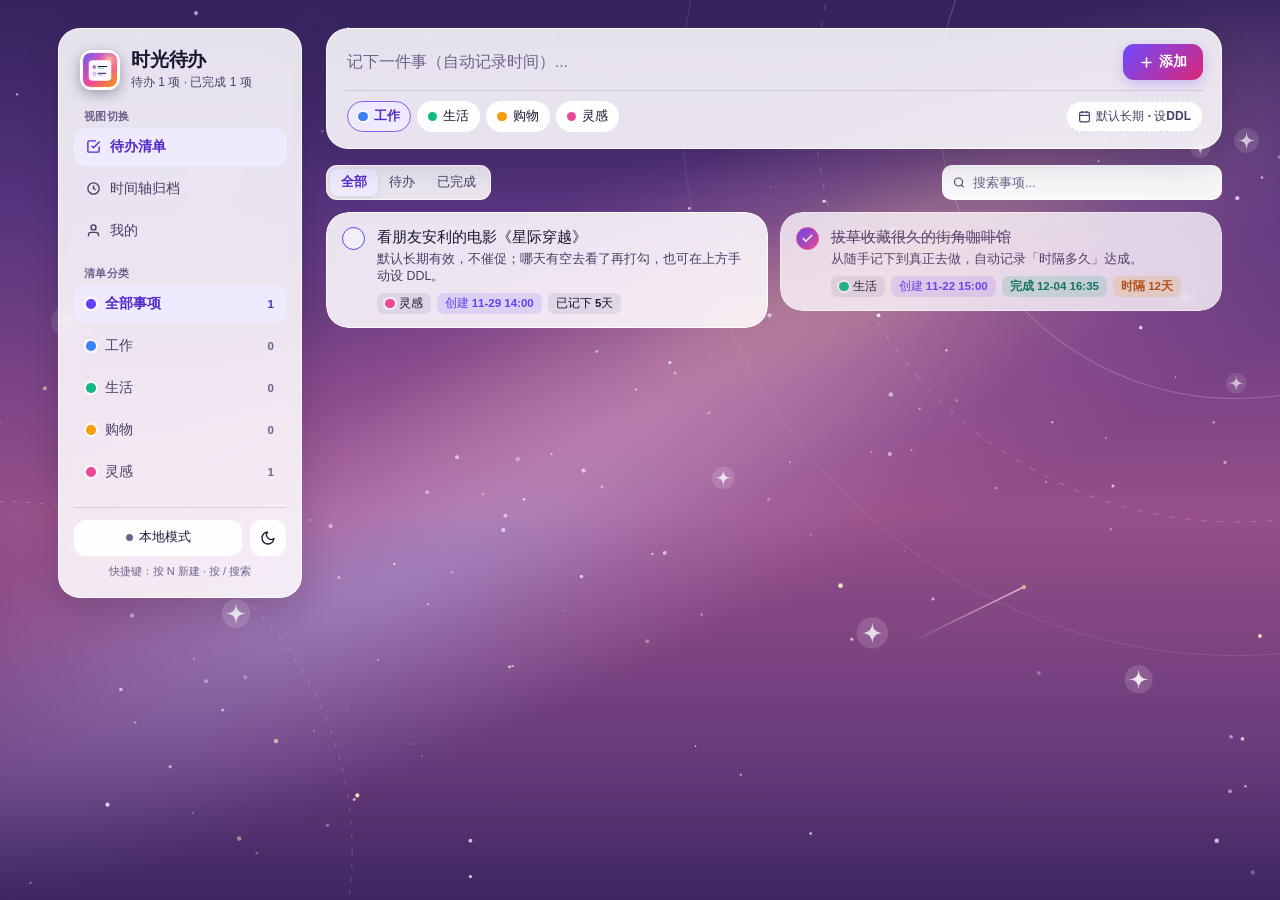
<file: index.html>
<!DOCTYPE html>
<html lang="zh-CN">
<head>
  <meta charset="UTF-8" />
  <meta name="viewport" content="width=device-width, initial-scale=1.0, maximum-scale=1.0, user-scalable=no, viewport-fit=cover" />
  <meta name="theme-color" content="#2b1e54" />
  <meta name="apple-mobile-web-app-capable" content="yes" />
  <meta name="apple-mobile-web-app-status-bar-style" content="default" />
  <meta name="apple-mobile-web-app-title" content="时光待办" />
  <title>时光待办 · TimeTrace</title>
  <link rel="manifest" href="./manifest.json" />
  <link rel="icon" type="image/svg+xml" href="./icon.svg" />
  <link rel="apple-touch-icon" sizes="180x180" href="./apple-touch-icon.png" />
  <style>
:root {
  color-scheme: light;
  --bg-fallback: #2b1e54;
  --galaxy-bg: url("[data-uri]");
  --glass-bg: rgba(255, 255, 255, 0.87);
  --glass-strong: rgba(255, 255, 255, 0.95);
  --glass-border: rgba(255, 255, 255, 0.82);
  --glass-shadow: 0 12px 34px rgba(20, 10, 44, 0.18);
  --text-main: #1d1633;
  --text-sub: #4a3f66;
  --text-muted: #6e628c;
  --primary: #6342f5;
  --primary-soft: rgba(99, 66, 245, 0.13);
  --chip-active-bg: #eeeaff;
  --chip-active-border: #8b5cf6;
  --chip-active-ink: #522bc7;
  --mint: #ec4899;
  --mint-soft: rgba(236, 72, 153, 0.13);
  --done-ink: #047857;
  --done-soft: rgba(16, 185, 129, 0.16);
  --amber: #b45309;
  --amber-soft: rgba(245, 158, 11, 0.18);
  --danger: #dc2626;
  --danger-soft: rgba(225, 29, 72, 0.13);
  --divider: rgba(120, 108, 156, 0.22);
  --radius-xl: 22px;
  --radius-lg: 16px;
  --radius-md: 12px;
  --safe-top: env(safe-area-inset-top, 0px);
  --safe-bot: env(safe-area-inset-bottom, 0px);
}

[data-theme="dark"] {
  color-scheme: dark;
  --bg-fallback: #0b091e;
  --galaxy-bg: url("[data-uri]");
  --glass-bg: rgba(24, 20, 48, 0.84);
  --glass-strong: rgba(34, 28, 66, 0.93);
  --glass-border: rgba(216, 204, 255, 0.22);
  --glass-shadow: 0 14px 36px rgba(0, 0, 0, 0.45);
  --text-main: #f8f6fc;
  --text-sub: #d4cce8;
  --text-muted: #a69cc4;
  --primary: #b49cfa;
  --primary-soft: rgba(180, 156, 250, 0.20);
  --chip-active-bg: #463285;
  --chip-active-border: #a78bfa;
  --chip-active-ink: #ffffff;
  --mint: #f472b6;
  --mint-soft: rgba(244, 114, 182, 0.18);
  --done-ink: #4ade80;
  --done-soft: rgba(52, 211, 153, 0.18);
  --amber: #fcd34d;
  --amber-soft: rgba(251, 191, 36, 0.18);
  --danger: #fda4af;
  --danger-soft: rgba(251, 113, 133, 0.20);
  --divider: rgba(216, 204, 255, 0.16);
}

* { box-sizing: border-box; -webkit-tap-highlight-color: transparent; }

html {
  margin: 0; padding: 0;
  min-height: 100%;
  background-color: var(--bg-fallback);
}

body {
  margin: 0; padding: 0;
  min-height: 100vh;
  font-family: -apple-system, BlinkMacSystemFont, "PingFang SC", "HarmonyOS Sans SC", "MiSans", "Segoe UI", sans-serif;
  color: var(--text-main);
  background: transparent;
  overflow-x: hidden;
}

body::before {
  content: "";
  position: fixed;
  top: -64px;
  bottom: -64px;
  left: 0;
  right: 0;
  z-index: -1;
  pointer-events: none;
  background-color: var(--bg-fallback);
  background-image: var(--galaxy-bg);
  background-position: center center;
  background-repeat: no-repeat;
  background-size: cover;
}

.app-shell {
  max-width: 760px;
  margin: 0 auto;
  padding: calc(var(--safe-top) + 16px) 16px calc(var(--safe-bot) + 98px);
}

.desktop-sidebar { display: none; }

.glass-card {
  background: var(--glass-bg);
  backdrop-filter: blur(20px) saturate(140%);
  -webkit-backdrop-filter: blur(20px) saturate(140%);
  border: 1px solid var(--glass-border);
  box-shadow: var(--glass-shadow);
  border-radius: var(--radius-xl);
}

/* 顶栏（手机窄屏直接悬浮于星空之上，使用高对比星光白字与亮框图标） */
.top-bar {
  display: flex; align-items: center; justify-content: space-between;
  gap: 12px; margin-bottom: 14px;
}
.brand { display: flex; align-items: center; gap: 11px; }
.brand-logo {
  width: 40px; height: 40px; border-radius: 12px; flex-shrink: 0;
  background: #ffffff;
  border: 2px solid rgba(255, 255, 255, 0.92);
  box-shadow: 0 4px 14px rgba(14, 7, 36, 0.32);
}
.brand-title { font-size: 19px; font-weight: 700; letter-spacing: -0.2px; margin: 0; line-height: 1.2; color: var(--text-main); }
.brand-sub { font-size: 12px; color: var(--text-sub); margin-top: 2px; font-weight: 500; }
.top-bar .brand-title {
  color: #ffffff;
  text-shadow: 0 2px 10px rgba(12, 6, 34, 0.62);
}
.top-bar .brand-sub {
  color: rgba(255, 255, 255, 0.90);
  text-shadow: 0 1px 8px rgba(12, 6, 34, 0.55);
}

.top-actions { display: flex; align-items: center; gap: 8px; }
.icon-btn {
  width: 36px; height: 36px; border-radius: 12px;
  border: 1px solid var(--glass-border); background: var(--glass-strong);
  color: var(--text-main); display: inline-flex; align-items: center; justify-content: center;
  cursor: pointer; transition: transform 0.15s ease, background 0.2s ease;
}
.icon-btn:active { transform: scale(0.93); }
.sync-pill {
  height: 36px; padding: 0 12px; border-radius: 12px;
  border: 1px solid var(--glass-border); background: var(--glass-strong);
  color: var(--text-main); font-size: 12.5px; font-weight: 550;
  display: inline-flex; align-items: center; gap: 6px; cursor: pointer;
}
.sync-dot { width: 7px; height: 7px; border-radius: 50%; background: var(--text-muted); }
.sync-dot.ok { background: #36a88a; box-shadow: 0 0 0 3px rgba(54, 168, 138, 0.16); }
.sync-dot.busy { background: var(--primary); animation: pulse 1s infinite; }
.sync-dot.err { background: var(--danger); }
@keyframes pulse { 0%,100% { opacity: 1; } 50% { opacity: 0.35; } }
@keyframes spin { to { transform: rotate(360deg); } }
.spinning { animation: spin 0.9s linear infinite; }

/* 快捷新建栏 */
.composer {
  padding: 12px 14px; margin-bottom: 14px;
  display: flex; flex-direction: column; gap: 10px;
}
.composer-row { display: flex; align-items: center; gap: 10px; }
.composer-input {
  flex: 1; border: none; outline: none; background: transparent;
  font-size: 15.5px; color: var(--text-main); padding: 6px 2px;
}
.composer-input::placeholder { color: var(--text-muted); }
.add-btn {
  height: 36px; padding: 0 16px; border-radius: 11px; border: none;
  background: linear-gradient(135deg, #6d4aff, #db2777);
  color: #fff; font-size: 13.5px; font-weight: 600; cursor: pointer;
  display: inline-flex; align-items: center; gap: 5px; flex-shrink: 0;
  box-shadow: 0 4px 12px rgba(109, 74, 255, 0.28);
}
.add-btn:active { transform: scale(0.96); }
.composer-meta {
  display: flex; align-items: center; justify-content: space-between;
  gap: 8px; flex-wrap: wrap; border-top: 1px solid var(--divider); padding-top: 9px;
}
.cat-pick-list { display: flex; align-items: center; gap: 6px; overflow-x: auto; scrollbar-width: none; padding: 1px 2px; max-width: 100%; }
.cat-pick-list .chip { padding: 0 10px; }
.cat-pick-list::-webkit-scrollbar { display: none; }

.ddl-picker-wrap { display: inline-flex; align-items: center; gap: 4px; flex-shrink: 0; }
.ddl-pill {
  position: relative; height: 31px; padding: 0 11px; border-radius: 999px;
  border: 1px dashed var(--divider); background: var(--glass-strong);
  color: var(--text-sub); font-size: 12px; font-weight: 550;
  display: inline-flex; align-items: center; gap: 5px; cursor: pointer; white-space: nowrap;
}
.ddl-pill.has-ddl {
  border-style: solid; border-color: #f97316;
  background: rgba(249, 115, 22, 0.14); color: #ea580c; font-weight: 650;
}
[data-theme="dark"] .ddl-pill.has-ddl { color: #fdba74; border-color: #fb923c; }
.ddl-native-input {
  position: absolute; inset: 0; width: 100%; height: 100%;
  opacity: 0; cursor: pointer; border: none;
}
.ddl-clear-btn {
  width: 24px; height: 24px; border-radius: 50%; border: none;
  background: var(--danger-soft); color: var(--danger);
  font-size: 14px; font-weight: 700; cursor: pointer; padding: 0;
  display: inline-flex; align-items: center; justify-content: center;
}

/* 筛选条与分类胶囊 */
.filter-bar {
  display: flex; align-items: center; justify-content: space-between;
  gap: 10px; margin-bottom: 12px; flex-wrap: wrap;
}
.chips-scroll {
  display: flex; align-items: center; gap: 7px;
  overflow-x: auto; scrollbar-width: none; padding-bottom: 2px; flex: 1; min-width: 0;
}
.chips-scroll::-webkit-scrollbar { display: none; }
.chip {
  height: 31px; padding: 0 12px; border-radius: 999px;
  border: 1px solid var(--glass-border); background: var(--glass-strong);
  color: var(--text-main); font-size: 12.5px; font-weight: 550;
  display: inline-flex; align-items: center; gap: 6px; white-space: nowrap; cursor: pointer;
  transition: all 0.18s ease;
}
.chip.active {
  background: var(--chip-active-bg); border-color: var(--chip-active-border);
  color: var(--chip-active-ink); font-weight: 650;
}
.cat-dot {
  width: 9.5px; height: 9.5px; border-radius: 50%; flex-shrink: 0;
  box-shadow: 0 0 0 2px rgba(255, 255, 255, 0.72);
}
[data-theme="dark"] .cat-dot { box-shadow: 0 0 0 2px rgba(15, 23, 42, 0.55); }

.swatch-row { display: flex; align-items: center; gap: 8px; flex-wrap: wrap; margin-bottom: 10px; }
.swatch-btn {
  width: 24px; height: 24px; border-radius: 50%; border: 2px solid transparent;
  cursor: pointer; padding: 0; transition: transform 0.15s ease, box-shadow 0.15s ease;
}
.swatch-btn.active {
  transform: scale(1.16);
  border-color: #ffffff;
  box-shadow: 0 0 0 2.5px var(--primary);
}

.sub-toolbar {
  display: flex; align-items: center; justify-content: space-between;
  gap: 8px; margin-bottom: 12px;
}
.seg-group {
  display: inline-flex; padding: 3px; border-radius: 11px;
  background: var(--glass-bg); border: 1px solid var(--glass-border);
}
.seg-btn {
  border: none; background: transparent; color: var(--text-sub);
  font-size: 12.5px; font-weight: 550; padding: 5px 11px; border-radius: 8px; cursor: pointer;
}
.seg-btn.active { background: var(--chip-active-bg); color: var(--chip-active-ink); font-weight: 650; box-shadow: 0 2px 6px rgba(0,0,0,0.08); }

.search-box {
  flex: 1; max-width: 220px; height: 34px; padding: 0 10px;
  border-radius: 10px; border: 1px solid var(--glass-border); background: var(--glass-strong);
  color: var(--text-sub);
  display: flex; align-items: center; gap: 6px;
}
.search-box input {
  width: 100%; border: none; outline: none; background: transparent;
  font-size: 12.5px; color: var(--text-main);
}
.search-box input::placeholder { color: var(--text-muted); }

/* 待办事项列表与双向滑动手势容器 */
.task-list { display: flex; flex-direction: column; gap: 10px; }
.task-swipe-wrap {
  position: relative;
  border-radius: var(--radius-xl);
  overflow: hidden;
  user-select: none; -webkit-user-select: none;
  touch-action: pan-y;
}
.swipe-bg {
  position: absolute; inset: 0;
  border-radius: var(--radius-xl);
  display: flex; align-items: center; justify-content: space-between;
  padding: 0 18px; pointer-events: none; opacity: 0;
  transition: opacity 0.12s ease, background 0.15s ease;
  font-size: 13px; font-weight: 700; color: #ffffff;
}
.swipe-bg.show-right {
  opacity: 1;
  background: linear-gradient(90deg, rgba(16, 185, 129, 0.85), rgba(5, 150, 105, 0.55));
}
.swipe-bg.show-right.armed {
  background: linear-gradient(90deg, #059669, #10b981);
}
.swipe-bg.show-left {
  opacity: 1;
  background: linear-gradient(270deg, rgba(225, 29, 72, 0.86), rgba(190, 18, 60, 0.55));
}
.swipe-bg.show-left.armed {
  background: linear-gradient(270deg, #dc2626, #e11d48);
}
.swipe-hint {
  display: inline-flex; align-items: center; gap: 6px;
  transition: transform 0.15s ease;
}
.swipe-bg.armed .swipe-hint { transform: scale(1.08); }

.task-item {
  position: relative; z-index: 1;
  padding: 13px 15px; display: flex; align-items: flex-start; gap: 12px;
  transition: transform 0.2s cubic-bezier(0.22, 1, 0.36, 1), opacity 0.2s ease;
  cursor: pointer; will-change: transform;
}
.task-item.dragging { transition: none !important; }
.task-item:hover { transform: translateY(-1px); }
.task-item.done { opacity: 0.88; }

.check-btn {
  width: 23px; height: 23px; border-radius: 50%; margin-top: 1px; flex-shrink: 0;
  border: 1.8px solid var(--primary); background: rgba(255,255,255,0.4);
  display: inline-flex; align-items: center; justify-content: center;
  cursor: pointer; padding: 0; transition: all 0.2s ease; color: transparent;
}
[data-theme="dark"] .check-btn { background: rgba(15,23,42,0.35); }
.task-item.done .check-btn {
  border-color: var(--mint); background: linear-gradient(135deg, var(--primary), var(--mint)); color: #fff;
}

.task-body { flex: 1; min-width: 0; }
.task-top { display: flex; align-items: flex-start; justify-content: space-between; gap: 8px; }
.task-title {
  font-size: 15px; font-weight: 560; line-height: 1.42; word-break: break-word;
  transition: color 0.2s ease;
}
.task-item.done .task-title {
  text-decoration: line-through; text-decoration-color: var(--text-muted); color: var(--text-sub);
}
.task-note {
  font-size: 12.5px; color: var(--text-sub); margin-top: 4px;
  display: -webkit-box; -webkit-line-clamp: 2; -webkit-box-orient: vertical; overflow: hidden;
}

/* 核心亮点：创建日期 + 完成日期 + 耗时徽章 */
.time-meta-row {
  display: flex; align-items: center; flex-wrap: wrap; gap: 6px; margin-top: 8px;
}
.meta-badge {
  display: inline-flex; align-items: center; gap: 4px;
  font-size: 11.5px; padding: 2.5px 8px; border-radius: 7px;
  font-variant-numeric: tabular-nums; line-height: 1.35;
}
.badge-cat { background: rgba(120, 108, 156, 0.14); color: var(--text-main); font-weight: 550; }
.badge-created { background: var(--primary-soft); color: var(--primary); font-weight: 550; }
.badge-completed { background: var(--done-soft); color: var(--done-ink); font-weight: 600; }
.badge-duration { background: var(--amber-soft); color: var(--amber); font-weight: 600; }
.badge-ddl { background: rgba(236, 72, 153, 0.13); color: #be185d; font-weight: 600; }
.badge-ddl-soon { background: rgba(249, 115, 22, 0.16); color: #c2410c; font-weight: 650; }
.badge-ddl-overdue { background: var(--danger-soft); color: var(--danger); font-weight: 650; }
[data-theme="dark"] .badge-ddl { color: #f9a8d4; }
[data-theme="dark"] .badge-ddl-soon { color: #fdba74; }

/* 统计卡片与历史时间轴 */
.stats-grid {
  display: grid; grid-template-columns: repeat(3, 1fr); gap: 10px; margin-bottom: 14px;
}
.stat-card { padding: 13px 10px; text-align: center; }
.stat-inner-box {
  padding: 13px 10px; text-align: center; border-radius: 14px;
  background: var(--glass-strong); border: 1px solid var(--divider);
}
.stat-val { font-size: 20px; font-weight: 700; color: var(--primary); font-variant-numeric: tabular-nums; white-space: nowrap; }
.stat-lbl { font-size: 11.5px; color: var(--text-sub); margin-top: 4px; font-weight: 500; }

/* 整版可滑动月历与待办标记点 */
.cal-card {
  padding: 15px 14px 13px; margin-bottom: 16px;
  user-select: none; -webkit-user-select: none; touch-action: pan-y;
}
.cal-head {
  display: flex; align-items: center; justify-content: space-between;
  gap: 8px; margin-bottom: 12px; flex-wrap: wrap;
}
.cal-nav-group { display: inline-flex; align-items: center; gap: 6px; }
.cal-title {
  font-size: 15.5px; font-weight: 700; color: var(--text-main);
  min-width: 102px; text-align: center; font-variant-numeric: tabular-nums;
}
.cal-arrow-btn {
  width: 30px; height: 30px; border-radius: 9px;
  border: 1px solid var(--divider); background: var(--glass-strong);
  color: var(--text-main); display: inline-flex; align-items: center; justify-content: center;
  cursor: pointer; padding: 0;
}
.cal-arrow-btn:active { transform: scale(0.92); }
.cal-mini-btn { height: 30px; padding: 0 10px; font-size: 12px; border-radius: 9px; }
.cal-mini-btn.active {
  background: var(--chip-active-bg); border-color: var(--chip-active-border);
  color: var(--chip-active-ink); font-weight: 650;
}

.cal-weekdays {
  display: grid; grid-template-columns: repeat(7, 1fr);
  text-align: center; font-size: 12px; font-weight: 600;
  color: var(--text-muted); margin-bottom: 6px;
}
.cal-grid {
  display: grid; grid-template-columns: repeat(7, 1fr); gap: 4px;
  transition: transform 0.18s ease, opacity 0.18s ease;
}
.cal-cell {
  height: 44px; border-radius: 11px; border: 1.5px solid transparent;
  background: transparent; color: var(--text-main);
  display: flex; flex-direction: column; align-items: center; justify-content: center;
  gap: 3px; cursor: pointer; padding: 0; font-family: inherit;
  transition: background 0.15s ease, transform 0.12s ease;
}
.cal-cell:hover { background: var(--primary-soft); }
.cal-cell.other-month { opacity: 0.36; }
.cal-cell.has-data .cal-day-num { font-weight: 700; }
.cal-cell.is-today {
  border-color: var(--primary);
  background: var(--primary-soft);
}
.cal-cell.selected {
  background: linear-gradient(135deg, #6d4aff, #db2777);
  border-color: transparent;
  color: #ffffff;
  box-shadow: 0 4px 12px rgba(109, 74, 255, 0.30);
}
.cal-day-num { font-size: 13.5px; font-weight: 550; line-height: 1.1; font-variant-numeric: tabular-nums; }
.cal-dots { display: flex; align-items: center; justify-content: center; gap: 3px; height: 6px; }
.cal-dot { width: 5.5px; height: 5.5px; border-radius: 50%; display: inline-block; }
.cal-dot.ddl { background: #f97316; }
.cal-dot.create { background: #6342f5; }
.cal-dot.finish { background: #10b981; }
.cal-cell.selected .cal-dot.ddl { background: #fde68a; }
.cal-cell.selected .cal-dot.create { background: #ffffff; }
.cal-cell.selected .cal-dot.finish { background: #6ee7b7; }

.cal-legend {
  display: flex; align-items: center; justify-content: space-between;
  gap: 8px; flex-wrap: wrap; margin-top: 10px; padding-top: 9px;
  border-top: 1px solid var(--divider); font-size: 11.5px; color: var(--text-sub);
}
.cal-legend-dots { display: flex; align-items: center; gap: 10px; font-weight: 550; }
.cal-legend-dots span { display: inline-flex; align-items: center; gap: 4px; }
.cal-hint { font-size: 11.5px; color: var(--text-muted); }

.day-group { margin-bottom: 18px; }
.day-header {
  font-size: 13.5px; font-weight: 650; color: #ffffff;
  text-shadow: 0 1px 8px rgba(12, 6, 34, 0.62);
  margin: 0 0 9px 2px; display: flex; align-items: center; justify-content: space-between; gap: 8px;
}
.day-header span:last-child {
  font-size: 12px; font-weight: 600; color: #ffffff;
  background: rgba(255, 255, 255, 0.20);
  border: 1px solid rgba(255, 255, 255, 0.34);
  backdrop-filter: blur(10px); -webkit-backdrop-filter: blur(10px);
  padding: 2.5px 10px; border-radius: 999px;
}
.timeline-card { padding: 4px 14px; }
.tl-row {
  display: flex; align-items: flex-start; gap: 11px;
  padding: 11px 0; border-bottom: 1px solid var(--divider); cursor: pointer;
}
.tl-row:last-child { border-bottom: none; }
.tl-time {
  width: 44px; font-size: 12px; font-weight: 600; color: var(--text-sub);
  font-variant-numeric: tabular-nums; padding-top: 2px; flex-shrink: 0;
}
.tl-tag {
  font-size: 11px; font-weight: 600; padding: 2px 7px; border-radius: 6px; flex-shrink: 0;
}
.tl-tag.create { background: var(--primary-soft); color: var(--primary); }
.tl-tag.finish { background: var(--done-soft); color: var(--done-ink); }
.tl-tag.ddl { background: rgba(249, 115, 22, 0.16); color: #c2410c; }
[data-theme="dark"] .tl-tag.ddl { color: #fdba74; }

/* 设置页 */
.settings-stack, .settings-right-col { display: flex; flex-direction: column; gap: 14px; }
.setting-panel { padding: 16px; }
.panel-title {
  font-size: 15px; font-weight: 650; margin: 0 0 4px;
  display: flex; align-items: center; gap: 7px;
}
.panel-desc { font-size: 12.5px; color: var(--text-sub); margin: 0 0 12px; line-height: 1.5; }
.field-group { margin-bottom: 11px; }
.field-label { display: block; font-size: 12px; font-weight: 550; color: var(--text-sub); margin-bottom: 5px; }
.text-field {
  width: 100%; height: 38px; padding: 0 12px; border-radius: 10px;
  border: 1px solid var(--divider); background: var(--glass-strong);
  color: var(--text-main); font-size: 13.5px; outline: none;
}
textarea.text-field { height: 74px; padding: 9px 12px; resize: vertical; font-family: inherit; }
.btn-row { display: flex; flex-wrap: wrap; gap: 8px; margin-top: 10px; }
.btn-soft {
  height: 35px; padding: 0 14px; border-radius: 10px;
  border: 1px solid var(--glass-border); background: var(--glass-strong);
  color: var(--text-main); font-size: 13px; font-weight: 550;
  display: inline-flex; align-items: center; gap: 6px; cursor: pointer;
}
.btn-primary {
  background: linear-gradient(135deg, #6d4aff, #db2777);
  color: #fff; border: none;
}
.btn-danger { background: var(--danger-soft); color: var(--danger); border-color: transparent; }

.links-list { display: flex; flex-direction: column; gap: 8px; }
.link-row {
  display: flex; align-items: center; justify-content: space-between; gap: 10px;
  padding: 10px 12px; border-radius: 12px;
  background: var(--glass-strong); border: 1px solid var(--divider);
}
.link-info { min-width: 0; flex: 1; }
.link-name { font-size: 13px; font-weight: 600; color: var(--text-main); }
.link-url {
  font-size: 11.5px; color: var(--text-muted); margin-top: 2px;
  white-space: nowrap; overflow: hidden; text-overflow: ellipsis;
  font-family: ui-monospace, SFMono-Regular, Menlo, monospace;
}
.link-actions { display: inline-flex; align-items: center; gap: 6px; flex-shrink: 0; }
.link-mini-btn {
  height: 29px; padding: 0 10px; border-radius: 8px;
  border: 1px solid var(--divider); background: var(--glass-bg);
  color: var(--primary); font-size: 12px; font-weight: 600; cursor: pointer;
}

/* 底部紧凑悬浮导航栏 */
.bottom-dock {
  position: fixed; left: 50%; transform: translateX(-50%);
  bottom: calc(var(--safe-bot) + 14px); z-index: 40;
  display: flex; align-items: center; gap: 6px; padding: 6px;
  border-radius: 999px; background: var(--glass-strong);
  backdrop-filter: blur(22px) saturate(150%); -webkit-backdrop-filter: blur(22px) saturate(150%);
  border: 1px solid var(--glass-border); box-shadow: 0 10px 28px rgba(15, 35, 58, 0.13);
}
.dock-tab {
  height: 40px; padding: 0 18px; border-radius: 999px; border: none;
  background: transparent; color: var(--text-sub);
  font-size: 13px; font-weight: 550; display: inline-flex; align-items: center; gap: 6px;
  cursor: pointer; transition: all 0.2s ease; white-space: nowrap;
}
.dock-tab.active {
  background: var(--chip-active-bg);
  color: var(--chip-active-ink); font-weight: 650;
}

/* 详情弹窗与统一尺寸关闭按钮 (32x32) */
.modal-mask {
  position: fixed; inset: 0; z-index: 90;
  background: rgba(15, 23, 42, 0.32); backdrop-filter: blur(6px); -webkit-backdrop-filter: blur(6px);
  display: none; align-items: center; justify-content: center; padding: 16px;
}
.modal-mask.open { display: flex; }
.modal-card {
  width: 100%; max-width: 460px; max-height: 88vh; overflow-y: auto;
  padding: 18px; background: var(--glass-strong); border-radius: 22px;
  border: 1px solid var(--glass-border); box-shadow: 0 20px 48px rgba(0, 0, 0, 0.18);
}
.modal-head {
  display: flex; align-items: center; justify-content: space-between; margin-bottom: 14px;
}
.modal-title { font-size: 16px; font-weight: 650; margin: 0; }
.detail-time-box {
  font-size: 12.5px; color: var(--primary); background: var(--primary-soft);
  padding: 9px 12px; border-radius: 11px; margin-bottom: 13px;
  display: flex; flex-direction: column; gap: 4px; line-height: 1.45;
  font-variant-numeric: tabular-nums;
}
.detail-line { display: flex; align-items: baseline; gap: 8px; }
.detail-k { font-weight: 650; opacity: 0.85; flex-shrink: 0; }
.detail-v { font-weight: 550; word-break: break-word; }

.modal-form-rows {
  display: flex; flex-direction: column; gap: 10px;
  margin-top: 2px; padding-top: 12px; border-top: 1px solid var(--divider);
}
.modal-form-row {
  display: flex; align-items: center; gap: 10px;
}
.modal-row-lbl {
  width: 62px; flex-shrink: 0;
  font-size: 13px; font-weight: 600; color: var(--text-sub);
}
.modal-row-ctrl {
  flex: 1; min-width: 0; display: flex; align-items: center; gap: 6px;
}
.picker-wrap { position: relative; flex: 1; min-width: 0; }
.picker-wrap.is-empty input { color: transparent; }
.picker-wrap.is-empty input::-webkit-datetime-edit { color: transparent; }
.picker-placeholder {
  display: none; position: absolute; left: 12px; right: 30px; top: 50%;
  transform: translateY(-50%); font-size: 13px; color: var(--text-muted);
  pointer-events: none; white-space: nowrap; overflow: hidden; text-overflow: ellipsis;
}
.picker-wrap.is-empty .picker-placeholder { display: block; }
.row-mini-btn {
  height: 38px; padding: 0 10px; border-radius: 10px;
  border: 1px solid var(--divider); background: var(--primary-soft);
  color: var(--primary); font-size: 12px; font-weight: 600;
  cursor: pointer; white-space: nowrap; flex-shrink: 0;
}
.close-fixed-btn {
  width: 32px; height: 32px; min-width: 32px; min-height: 32px;
  border-radius: 10px; border: 1px solid var(--divider); background: var(--glass-bg);
  color: var(--text-sub); display: inline-flex; align-items: center; justify-content: center;
  cursor: pointer; padding: 0; flex-shrink: 0;
}

/* 空状态与 2 秒自动关闭 Toast */
.empty-box { padding: 42px 20px; text-align: center; color: var(--text-sub); }
.empty-box p { margin: 10px 0 0; font-size: 13.5px; }
.toast {
  position: fixed; top: calc(var(--safe-top) + 18px); left: 50%;
  transform: translate(-50%, -16px); opacity: 0; pointer-events: none; z-index: 120;
  padding: 9px 16px; border-radius: 999px; font-size: 13px; font-weight: 550;
  background: var(--glass-strong); color: var(--text-main);
  border: 1px solid var(--glass-border); box-shadow: 0 8px 24px rgba(0,0,0,0.12);
  transition: all 0.22s ease; white-space: nowrap;
}
.toast.show { opacity: 1; transform: translate(-50%, 0); }
.hidden { display: none !important; }

@media (max-width: 520px) {
  .stats-grid { gap: 8px; }
  .stat-val { font-size: 18px; }
  .search-box { max-width: 150px; }
  .dock-tab { padding: 0 14px; font-size: 12.5px; }
}

/* iPad 平板与 Mac/电脑大屏自适应布局 */
@media (min-width: 820px) {
  .app-shell {
    max-width: 1220px;
    padding: 28px 28px 44px;
    display: grid;
    grid-template-columns: 244px minmax(0, 1fr);
    gap: 24px;
    align-items: start;
  }

  .top-bar, .bottom-dock, .mobile-only-filter { display: none !important; }

  .desktop-sidebar {
    display: flex;
    flex-direction: column;
    gap: 16px;
    position: sticky;
    top: 28px;
    padding: 18px 15px;
  }

  .side-section-lbl {
    font-size: 11px; font-weight: 650; color: var(--text-muted);
    letter-spacing: 0.4px; padding: 0 10px; margin-bottom: 4px;
  }

  .side-nav { display: flex; flex-direction: column; gap: 4px; }
  .side-nav-btn {
    width: 100%; height: 38px; padding: 0 12px; border-radius: 11px;
    border: none; background: transparent; color: var(--text-sub);
    font-size: 13.5px; font-weight: 550; display: flex; align-items: center;
    justify-content: space-between; cursor: pointer; transition: all 0.16s ease;
  }
  .side-nav-btn:hover { background: rgba(148, 163, 184, 0.1); color: var(--text-main); }
  .side-nav-btn.active {
    background: var(--chip-active-bg);
    color: var(--chip-active-ink); font-weight: 650;
  }
  .side-nav-left { display: inline-flex; align-items: center; gap: 9px; }
  .side-cnt {
    font-size: 11.5px; color: var(--text-muted); font-variant-numeric: tabular-nums;
  }
  .side-nav-btn.active .side-cnt { color: var(--chip-active-ink); }

  .side-footer {
    border-top: 1px solid var(--divider); padding-top: 12px;
    display: flex; flex-direction: column; gap: 8px;
  }
  .side-actions-row { display: flex; align-items: center; gap: 8px; }
  .side-actions-row .sync-pill { flex: 1; justify-content: center; }
  .kbd-hint { font-size: 11px; color: var(--text-muted); text-align: center; }

  .search-box { max-width: 280px; height: 35px; }
  .composer { padding: 15px 18px; margin-bottom: 16px; }
  .modal-card { max-width: 520px; padding: 22px; }
}

@media (min-width: 1060px) {
  .task-list {
    display: grid;
    grid-template-columns: repeat(2, minmax(0, 1fr));
    gap: 12px;
    align-items: start;
  }
  .task-list .empty-box { grid-column: 1 / -1; }
  .settings-stack {
    display: grid;
    grid-template-columns: 1fr 1.25fr;
    gap: 16px;
    align-items: start;
  }
  .stats-overview-panel, .links-memo-panel { grid-column: 1 / -1; }
  .sync-panel-card { grid-column: 2; grid-row: 2 / span 2; }
}

</style>
</head>
<body>
  <div id="toast" class="toast"></div>

  <div class="app-shell">
    <!-- iPad / Mac 电脑宽屏专属左侧磨砂侧边栏 -->
    <aside class="glass-card desktop-sidebar" aria-label="侧边导航">
      <div class="brand" style="padding:2px 6px">
        <img src="[data-uri]" alt="时光待办" class="brand-logo" />
        <div>
          <div class="brand-title">时光待办</div>
          <div id="sideBrandSub" class="brand-sub">记录开始与完成</div>
        </div>
      </div>

      <div>
        <div class="side-section-lbl">视图切换</div>
        <div class="side-nav">
          <button type="button" class="side-nav-btn active" data-tab="todo">
            <span class="side-nav-left">
              <svg width="15" height="15" viewBox="0 0 24 24" fill="none" stroke="currentColor" stroke-width="2.2"><path d="M9 11l3 3L22 4"/><path d="M21 12v7a2 2 0 0 1-2 2H5a2 2 0 0 1-2-2V5a2 2 0 0 1 2-2h11"/></svg>
              待办清单
            </span>
          </button>
          <button type="button" class="side-nav-btn" data-tab="timeline">
            <span class="side-nav-left">
              <svg width="15" height="15" viewBox="0 0 24 24" fill="none" stroke="currentColor" stroke-width="2.2"><circle cx="12" cy="12" r="9"/><polyline points="12 7 12 12 15.5 14"/></svg>
              时间轴归档
            </span>
          </button>
          <button type="button" class="side-nav-btn" data-tab="settings">
            <span class="side-nav-left">
              <svg width="15" height="15" viewBox="0 0 24 24" fill="none" stroke="currentColor" stroke-width="2.2"><path d="M20 21v-2a4 4 0 0 0-4-4H8a4 4 0 0 0-4 4v2"/><circle cx="12" cy="7" r="4"/></svg>
              我的
            </span>
          </button>
        </div>
      </div>

      <div>
        <div class="side-section-lbl">清单分类</div>
        <div id="sidebarCats" class="side-nav"></div>
      </div>

      <div class="side-footer">
        <div class="side-actions-row">
          <button id="sideSyncBtn" type="button" class="sync-pill" title="立即多端同步">
            <span id="sideSyncDot" class="sync-dot"></span>
            <span id="sideSyncLabel">本地模式</span>
          </button>
          <button id="sideThemeBtn" type="button" class="icon-btn" aria-label="切换深浅色模式">
            <svg width="16" height="16" viewBox="0 0 24 24" fill="none" stroke="currentColor" stroke-width="2" stroke-linecap="round" stroke-linejoin="round">
              <path d="M21 12.79A9 9 0 1 1 11.21 3 7 7 0 0 0 21 12.79z"></path>
            </svg>
          </button>
        </div>
        <div class="kbd-hint">快捷键：按 N 新建 · 按 / 搜索</div>
      </div>
    </aside>

    <div class="workspace-col">
    <!-- 手机端顶部标题与同步状态 -->
    <header class="top-bar">
      <div class="brand">
        <img src="[data-uri]" alt="时光待办" class="brand-logo" />
        <div>
          <h1 class="brand-title">时光待办</h1>
          <div id="brandSubtitle" class="brand-sub">记录每一件事的开始与完成</div>
        </div>
      </div>
      <div class="top-actions">
        <button id="syncBtn" type="button" class="sync-pill" title="立即多端同步">
          <span id="syncDot" class="sync-dot"></span>
          <span id="syncLabel">本地模式</span>
        </button>
        <button id="themeBtn" type="button" class="icon-btn" aria-label="切换深浅色模式">
          <svg width="17" height="17" viewBox="0 0 24 24" fill="none" stroke="currentColor" stroke-width="2" stroke-linecap="round" stroke-linejoin="round">
            <path d="M21 12.79A9 9 0 1 1 11.21 3 7 7 0 0 0 21 12.79z"></path>
          </svg>
        </button>
      </div>
    </header>

    <!-- 视图 1：待办清单 -->
    <main id="view-todo">
      <form id="composerForm" class="glass-card composer">
        <div class="composer-row">
          <input id="newTaskInput" type="text" class="composer-input" placeholder="记下一件事（自动记录时间）..." autocomplete="off" />
          <button type="submit" class="add-btn">
            <svg width="15" height="15" viewBox="0 0 24 24" fill="none" stroke="currentColor" stroke-width="2.6" stroke-linecap="round"><line x1="12" y1="5" x2="12" y2="19"/><line x1="5" y1="12" x2="19" y2="12"/></svg>
            添加
          </button>
        </div>
        <div class="composer-meta">
          <div id="composerCats" class="cat-pick-list"></div>
          <div class="ddl-picker-wrap">
            <label id="newDdlPill" class="ddl-pill" title="默认长期有效，点击可手动指定截止日期">
              <svg width="13" height="13" viewBox="0 0 24 24" fill="none" stroke="currentColor" stroke-width="2.2"><rect x="3" y="4" width="18" height="18" rx="3"/><line x1="16" y1="2" x2="16" y2="6"/><line x1="8" y1="2" x2="8" y2="6"/><line x1="3" y1="10" x2="21" y2="10"/></svg>
              <span id="newDdlText">默认长期 · 设DDL</span>
              <input id="newDueInput" type="date" class="ddl-native-input" />
            </label>
            <button id="clearNewDdlBtn" type="button" class="ddl-clear-btn hidden" aria-label="恢复长期">×</button>
          </div>
        </div>
      </form>

      <div class="filter-bar mobile-only-filter">
        <div id="filterCats" class="chips-scroll"></div>
      </div>

      <div class="sub-toolbar">
        <div class="seg-group">
          <button type="button" class="seg-btn active" data-status="all">全部</button>
          <button type="button" class="seg-btn" data-status="open">待办</button>
          <button type="button" class="seg-btn" data-status="done">已完成</button>
        </div>
        <div class="search-box">
          <svg width="13" height="13" viewBox="0 0 24 24" fill="none" stroke="currentColor" stroke-width="2.2"><circle cx="11" cy="11" r="8"/><line x1="21" y1="21" x2="16.65" y2="16.65"/></svg>
          <input id="searchInput" type="search" placeholder="搜索事项..." />
        </div>
      </div>

      <div id="taskList" class="task-list"></div>
    </main>

    <!-- 视图 2：历史时间轴归档 -->
    <section id="view-timeline" class="hidden">
      <div id="calendarCard" class="glass-card cal-card">
        <div class="cal-head">
          <div class="cal-nav-group">
            <button id="calPrevBtn" type="button" class="cal-arrow-btn" aria-label="上个月">
              <svg width="16" height="16" viewBox="0 0 24 24" fill="none" stroke="currentColor" stroke-width="2.4" stroke-linecap="round" stroke-linejoin="round"><polyline points="15 18 9 12 15 6"></polyline></svg>
            </button>
            <div id="calMonthTitle" class="cal-title">2026年 11月</div>
            <button id="calNextBtn" type="button" class="cal-arrow-btn" aria-label="下个月">
              <svg width="16" height="16" viewBox="0 0 24 24" fill="none" stroke="currentColor" stroke-width="2.4" stroke-linecap="round" stroke-linejoin="round"><polyline points="9 18 15 12 9 6"></polyline></svg>
            </button>
          </div>
          <div style="display:flex;align-items:center;gap:6px">
            <button id="calTodayBtn" type="button" class="btn-soft cal-mini-btn">今天</button>
            <button id="clearDateBtn" type="button" class="btn-soft cal-mini-btn active">本月全部</button>
          </div>
        </div>

        <div class="cal-weekdays">
          <span>一</span><span>二</span><span>三</span><span>四</span><span>五</span><span>六</span><span>日</span>
        </div>

        <div id="calGrid" class="cal-grid"></div>

        <div class="cal-legend">
          <div class="cal-legend-dots">
            <span><i class="cal-dot ddl"></i>有待办DDL</span>
            <span><i class="cal-dot create"></i>有新建</span>
            <span><i class="cal-dot finish"></i>有完成</span>
          </div>
          <span id="calHintText" class="cal-hint">左右滑动切月 · 点日期筛选</span>
        </div>
      </div>

      <div id="timelineContainer"></div>
    </section>

    <!-- 视图 3：我的（数据统计 + 多端云同步 + 分类管理 + 本地备份） -->
    <section id="view-settings" class="hidden">
      <div class="settings-stack">
        <div class="glass-card setting-panel stats-overview-panel">
          <h2 class="panel-title">数据统计</h2>
          <p class="panel-desc" id="myStatsSub">当前待办 0 项 · 累计已完成 0 项</p>
          <div class="stats-grid" style="margin-bottom:0">
            <div class="stat-inner-box">
              <div id="statMonthCreate" class="stat-val">0</div>
              <div class="stat-lbl">本月记下</div>
            </div>
            <div class="stat-inner-box">
              <div id="statMonthDone" class="stat-val">0</div>
              <div class="stat-lbl">本月完成</div>
            </div>
            <div class="stat-inner-box">
              <div id="statTotalAll" class="stat-val">0</div>
              <div class="stat-lbl">总事项数量</div>
            </div>
          </div>
        </div>

        <div class="glass-card setting-panel">
          <h2 class="panel-title">分类标签管理</h2>
          <p class="panel-desc">点下方色点自由选色（点已有标签也可切换圆点颜色），多端自动同步</p>
          <div id="manageCatsList" style="display:flex;flex-wrap:wrap;gap:7px;margin-bottom:11px"></div>
          <div id="catColorSwatches" class="swatch-row"></div>
          <div style="display:flex;gap:8px">
            <input id="newCatInput" type="text" class="text-field" placeholder="输入新分类名称（如：影视、读书、健身）" style="flex:1" />
            <button id="addCatBtn" type="button" class="btn-soft btn-primary" style="height:38px;flex-shrink:0">新增分类</button>
          </div>
        </div>

        <div class="glass-card setting-panel sync-panel-card">
          <h2 class="panel-title">多端云同步</h2>
          <p class="panel-desc" id="lastSyncText">尚未绑定云同步（绑定一次即可永久自动同步）</p>

          <div class="field-group">
            <label class="field-label">同步引擎选择</label>
            <select id="syncModeSelect" class="text-field">
              <option value="gitee">免服务器国内直连（码云 Gitee 私有云片段 · 免费推荐）</option>
              <option value="server">自建私有云服务器 / 电脑局域网服务</option>
            </select>
          </div>

          <div id="giteeBox">
            <div class="field-group">
              <label class="field-label">1. Gitee 私人令牌 (登录 gitee.com → 设置 → 私人令牌 → 仅勾选 gists)</label>
              <input id="giteeTokenInput" type="password" class="text-field" placeholder="粘贴你的 Gitee Access Token" />
            </div>
            <div class="field-group">
              <label class="field-label">2. 云端同步库 ID（首台设备点下方「一键创建」自动生成）</label>
              <input id="gistIdInput" type="text" class="text-field" placeholder="自动生成或填入已有 Gist ID" />
            </div>
            <div class="btn-row">
              <button id="createVaultBtn" type="button" class="btn-soft">首台设备：一键创建同步库</button>
              <button id="saveAndSyncBtn" type="button" class="btn-soft btn-primary">保存并立即同步</button>
            </div>
          </div>

          <div id="serverBox" class="hidden">
            <div class="field-group">
              <label class="field-label">私有服务器地址（如 http://192.168.1.8:8765 或云服务器域名）</label>
              <input id="serverUrlInput" type="url" class="text-field" placeholder="http://你的IP或域名:8765" />
            </div>
            <div class="field-group">
              <label class="field-label">同步访问密钥（可选，对应服务端 --token 参数）</label>
              <input id="serverTokenInput" type="password" class="text-field" placeholder="未设置可留空" />
            </div>
            <div class="btn-row">
              <button id="serverSyncBtn" type="button" class="btn-soft btn-primary">保存并立即同步</button>
            </div>
          </div>

          <div style="border-top:1px solid var(--divider);margin-top:14px;padding-top:12px">
            <label class="field-label">跨设备极速配对码（任一设备生成配对码，其他设备直接粘贴即可互通）</label>
            <input id="pairCodeInput" type="text" class="text-field" placeholder="TT1- 开头的云同步配对码" />
            <div class="btn-row">
              <button id="copyPairBtn" type="button" class="btn-soft">生成并复制本机配对码</button>
              <button id="applyPairBtn" type="button" class="btn-soft">粘贴配对码一键绑定</button>
            </div>
          </div>
        </div>

        <div class="glass-card setting-panel">
          <h2 class="panel-title">本地数据备份与导出</h2>
          <p class="panel-desc">支持完整 JSON 增量合并恢复，或导出 Excel 可读的 CSV 时间表</p>
          <div class="btn-row">
            <button id="exportJsonBtn" type="button" class="btn-soft">导出 JSON 备份</button>
            <button id="exportCsvBtn" type="button" class="btn-soft">导出 CSV 表格</button>
            <button id="importJsonBtn" type="button" class="btn-soft">导入 JSON 备份</button>
            <input id="importFileInput" type="file" accept=".json,application/json" class="hidden" />
          </div>
        </div>

        <div class="glass-card setting-panel links-memo-panel">
          <h2 class="panel-title">相关网址备忘录</h2>
          <p class="panel-desc">换新设备、查云端源数据或管理令牌时可直接复制或打开</p>
          <div id="quickLinksList" class="links-list"></div>
        </div>
      </div>
    </section>
    </div>
  </div>

  <!-- 底部紧凑悬浮栏 -->
  <nav class="bottom-dock" aria-label="主导航">
    <button type="button" class="dock-tab active" data-tab="todo">
      <svg width="16" height="16" viewBox="0 0 24 24" fill="none" stroke="currentColor" stroke-width="2.2"><path d="M9 11l3 3L22 4"/><path d="M21 12v7a2 2 0 0 1-2 2H5a2 2 0 0 1-2-2V5a2 2 0 0 1 2-2h11"/></svg>
      待办清单
    </button>
    <button type="button" class="dock-tab" data-tab="timeline">
      <svg width="16" height="16" viewBox="0 0 24 24" fill="none" stroke="currentColor" stroke-width="2.2"><circle cx="12" cy="12" r="9"/><polyline points="12 7 12 12 15.5 14"/></svg>
      时间轴
    </button>
    <button type="button" class="dock-tab" data-tab="settings">
      <svg width="16" height="16" viewBox="0 0 24 24" fill="none" stroke="currentColor" stroke-width="2.2"><path d="M20 21v-2a4 4 0 0 0-4-4H8a4 4 0 0 0-4 4v2"/><circle cx="12" cy="7" r="4"/></svg>
      我的
    </button>
  </nav>

  <!-- 事项详情与时间微调弹窗 -->
  <div id="taskModal" class="modal-mask">
    <div class="modal-card">
      <div class="modal-head">
        <h3 class="modal-title">事项详情与时间记录</h3>
        <button id="closeModalBtn" type="button" class="close-fixed-btn" aria-label="关闭">
          <svg width="16" height="16" viewBox="0 0 24 24" fill="none" stroke="currentColor" stroke-width="2.2"><line x1="18" y1="6" x2="6" y2="18"/><line x1="6" y1="6" x2="18" y2="18"/></svg>
        </button>
      </div>
      <div id="detailFullTime" class="detail-time-box"></div>
      <div class="field-group">
        <label class="field-label">事项名称</label>
        <input id="editTitle" type="text" class="text-field" />
      </div>
      <div class="field-group">
        <label class="field-label">备注说明</label>
        <textarea id="editNote" class="text-field" placeholder="补充细节、链接或心得..."></textarea>
      </div>
      <div class="modal-form-rows">
        <div class="modal-form-row">
          <label class="modal-row-lbl" for="editCat">所属分类</label>
          <div class="modal-row-ctrl">
            <select id="editCat" class="text-field"></select>
          </div>
        </div>
        <div class="modal-form-row">
          <label class="modal-row-lbl" for="editDueDate">截止日期</label>
          <div class="modal-row-ctrl">
            <div id="dueFieldWrap" class="picker-wrap">
              <input id="editDueDate" type="date" class="text-field" />
              <span class="picker-placeholder">长期有效（点击设 DDL）</span>
            </div>
            <button id="clearEditDueBtn" type="button" class="row-mini-btn hidden">设为长期</button>
          </div>
        </div>
        <div class="modal-form-row">
          <label class="modal-row-lbl" for="editCreatedAt">创建时间</label>
          <div class="modal-row-ctrl">
            <input id="editCreatedAt" type="datetime-local" class="text-field" />
          </div>
        </div>
        <div class="modal-form-row">
          <label class="modal-row-lbl" for="editCompletedAt">完成时间</label>
          <div class="modal-row-ctrl">
            <div id="doneFieldWrap" class="picker-wrap">
              <input id="editCompletedAt" type="datetime-local" class="text-field" />
              <span class="picker-placeholder">未完成（点击可补录）</span>
            </div>
            <button id="clearEditDoneBtn" type="button" class="row-mini-btn hidden">设为未完</button>
          </div>
        </div>
      </div>
      <div class="btn-row" style="justify-content:space-between;margin-top:14px">
        <button id="deleteTaskBtn" type="button" class="btn-soft btn-danger">删除事项</button>
        <button id="saveTaskBtn" type="button" class="btn-soft btn-primary">保存修改</button>
      </div>
    </div>
  </div>

  <script>
// 时光待办 · 本地状态、时间戳格式化与耗时计算模块
window.TimeTraceStore = (function () {
  const STORAGE_KEY = 'timetrace_todo_store_v1';
  const CFG_KEY = 'timetrace_todo_cfg_v1';

  const PALETTE = ['#3b82f6', '#10b981', '#f59e0b', '#ef4444', '#8b5cf6', '#06b6d4', '#ec4899', '#84cc16'];

  function defaultCategories() {
    const t = 1700000000002;
    return [
      { id: 'cat_work', name: '工作', color: '#3b82f6', updatedAt: t, deletedAt: null },
      { id: 'cat_life', name: '生活', color: '#10b981', updatedAt: t, deletedAt: null },
      { id: 'cat_shop', name: '购物', color: '#f59e0b', updatedAt: t, deletedAt: null },
      { id: 'cat_idea', name: '灵感', color: '#ec4899', updatedAt: t, deletedAt: null }
    ];
  }

  function seedSampleTasks() {
    const now = Date.now();
    return [
      {
        id: 't_welcome_1',
        title: '看朋友安利的电影《星际穿越》',
        note: '默认长期有效，不催促；哪天有空去看了再打勾，也可在上方手动设 DDL。',
        categoryId: 'cat_idea',
        dueDate: null,
        createdAt: now - 5 * 86400000 - 3 * 3600000,
        completedAt: null,
        updatedAt: now - 5 * 86400000,
        deletedAt: null
      },
      {
        id: 't_welcome_2',
        title: '拔草收藏很久的街角咖啡馆',
        note: '从随手记下到真正去做，自动记录「时隔多久」达成。',
        categoryId: 'cat_life',
        dueDate: null,
        createdAt: now - 12 * 86400000 - 2 * 3600000,
        completedAt: now - 25 * 60000,
        updatedAt: now - 25 * 60000,
        deletedAt: null
      }
    ];
  }

  function loadStore() {
    try {
      const raw = localStorage.getItem(STORAGE_KEY);
      if (raw) {
        const parsed = JSON.parse(raw);
        if (parsed && Array.isArray(parsed.tasks)) {
          if (!Array.isArray(parsed.categories) || !parsed.categories.length) {
            parsed.categories = defaultCategories();
          } else {
            const defMap = { cat_work: '#3b82f6', cat_life: '#10b981', cat_shop: '#f59e0b', cat_idea: '#ec4899' };
            parsed.categories.forEach((c) => {
              if ((c.updatedAt === 1700000000000 || c.updatedAt === 1700000000001) && defMap[c.id]) {
                c.color = defMap[c.id];
                c.updatedAt = 1700000000002;
              }
            });
          }
          return parsed;
        }
      }
    } catch (e) {}
    const init = {
      schemaVersion: 1,
      updatedAt: Date.now(),
      categories: defaultCategories(),
      tasks: seedSampleTasks()
    };
    saveStore(init);
    return init;
  }

  let memStore = null;
  let memCfg = null;

  function saveStore(store) {
    store.updatedAt = Date.now();
    memStore = store;
    try { localStorage.setItem(STORAGE_KEY, JSON.stringify(store)); } catch (e) {}
  }

  function loadConfig() {
    try {
      const raw = localStorage.getItem(CFG_KEY);
      if (raw) return JSON.parse(raw);
    } catch (e) {}
    if (memCfg) return memCfg;
    return {
      theme: 'light',
      mode: 'gitee',
      giteeToken: '',
      gistId: '',
      serverUrl: '',
      serverToken: '',
      lastSyncAt: 0
    };
  }

  function saveConfig(cfg) {
    memCfg = cfg;
    try { localStorage.setItem(CFG_KEY, JSON.stringify(cfg)); } catch (e) {}
  }

  function pad(n) { return n < 10 ? '0' + n : '' + n; }

  function formatShortTime(ms) {
    if (!ms) return '';
    const d = new Date(ms);
    const nowYear = new Date().getFullYear();
    const yPrefix = d.getFullYear() !== nowYear ? d.getFullYear() + '-' : '';
    return yPrefix + pad(d.getMonth() + 1) + '-' + pad(d.getDate()) + ' ' + pad(d.getHours()) + ':' + pad(d.getMinutes());
  }

  function formatFullTime(ms) {
    if (!ms) return '—';
    const d = new Date(ms);
    return d.getFullYear() + '-' + pad(d.getMonth() + 1) + '-' + pad(d.getDate()) +
      ' ' + pad(d.getHours()) + ':' + pad(d.getMinutes()) + ':' + pad(d.getSeconds());
  }

  function formatDateKey(ms) {
    const d = new Date(ms);
    return d.getFullYear() + '-' + pad(d.getMonth() + 1) + '-' + pad(d.getDate());
  }

  function formatClock(ms) {
    const d = new Date(ms);
    return pad(d.getHours()) + ':' + pad(d.getMinutes());
  }

  function toDatetimeLocal(ms) {
    if (!ms) return '';
    const d = new Date(ms);
    return d.getFullYear() + '-' + pad(d.getMonth() + 1) + '-' + pad(d.getDate()) +
      'T' + pad(d.getHours()) + ':' + pad(d.getMinutes());
  }

  function formatDuration(startMs, endMs) {
    if (startMs == null || endMs == null) return '';
    const diff = Math.max(0, endMs - startMs);
    const mins = Math.floor(diff / 60000);
    if (mins < 1) return '<1分钟';
    if (mins < 60) return mins + '分钟';
    const hours = Math.floor(mins / 60);
    const remMins = mins % 60;
    if (hours < 24) return remMins > 0 ? (hours + '小时' + remMins + '分') : (hours + '小时');
    const days = Math.floor(hours / 24);
    if (days >= 3) return days + '天';
    const remHours = hours % 24;
    return remHours > 0 ? (days + '天' + remHours + '小时') : (days + '天');
  }

  function uid(prefix) {
    return (prefix || 'id') + '_' + Date.now().toString(36) + '_' + Math.random().toString(36).slice(2, 7);
  }

  return {
    PALETTE, loadStore, saveStore, loadConfig, saveConfig,
    formatShortTime, formatFullTime, formatDateKey, formatClock,
    toDatetimeLocal, formatDuration, uid
  };
})();

</script>
  <script>
// 时光待办 · 多端无冲突云同步与备份引擎 (Gitee 免服务器云同步 + 私有云接口 + 本地备份)
window.TimeTraceSync = (function () {
  const GIST_FILENAME = 'timetrace_todo_sync_v1.json';
  const GITEE_GISTS_API = ['https:/', 'gitee.com', 'api', 'v5', 'gists'].join('/');

  function mergeById(listA, listB) {
    const map = new Map();
    (listA || []).forEach((it) => { if (it && it.id) map.set(it.id, it); });
    (listB || []).forEach((it) => {
      if (!it || !it.id) return;
      const cur = map.get(it.id);
      if (!cur || (Number(it.updatedAt) || 0) >= (Number(cur.updatedAt) || 0)) {
        map.set(it.id, it);
      }
    });
    return Array.from(map.values());
  }

  function mergeStores(localStore, remoteStore) {
    return {
      schemaVersion: 1,
      updatedAt: Date.now(),
      tasks: mergeById(localStore.tasks, remoteStore.tasks),
      categories: mergeById(localStore.categories, remoteStore.categories)
    };
  }

  function encodePairCode(cfg) {
    const payload = JSON.stringify({
      m: cfg.mode,
      t: cfg.giteeToken || '',
      g: cfg.gistId || '',
      u: cfg.serverUrl || '',
      k: cfg.serverToken || ''
    });
    return 'TT1-' + btoa(unescape(encodeURIComponent(payload)));
  }

  function decodePairCode(code) {
    const clean = (code || '').trim();
    if (!clean.startsWith('TT1-')) throw new Error('配对码格式不正确（需以 TT1- 开头）');
    const obj = JSON.parse(decodeURIComponent(escape(atob(clean.slice(4)))));
    return {
      mode: obj.m || 'gitee',
      giteeToken: obj.t || '',
      gistId: obj.g || '',
      serverUrl: obj.u || '',
      serverToken: obj.k || ''
    };
  }

  async function createGiteeVault(token, initialStore) {
    const cleanToken = (token || '').trim();
    if (!cleanToken) throw new Error('请先填写 Gitee 私人令牌');
    const res = await fetch(GITEE_GISTS_API, {
      method: 'POST',
      headers: { 'Content-Type': 'application/json;charset=UTF-8' },
      body: JSON.stringify({
        access_token: cleanToken,
        description: 'TimeTrace Todo 多端加密同步库 (请勿手动删除)',
        public: false,
        files: { [GIST_FILENAME]: { content: JSON.stringify(initialStore, null, 2) } }
      })
    });
    if (!res.ok) throw new Error('创建云端同步库失败 (' + res.status + ')，请检查令牌是否勾选 gists 权限');
    const data = await res.json();
    return data.id;
  }

  async function syncGitee(cfg, localStore) {
    const token = (cfg.giteeToken || '').trim();
    const gistId = (cfg.gistId || '').trim();
    if (!token || !gistId) throw new Error('请先完善令牌与同步库 ID，或粘贴配对码');

    const getUrl = GITEE_GISTS_API + '/' + encodeURIComponent(gistId) + '?access_token=' + encodeURIComponent(token) + '&_t=' + Date.now();
    const getRes = await fetch(getUrl);
    if (!getRes.ok) throw new Error('读取云端失败 (' + getRes.status + ')');
    const gistObj = await getRes.json();
    let remoteStore = { tasks: [], categories: [] };
    if (gistObj.files && gistObj.files[GIST_FILENAME] && gistObj.files[GIST_FILENAME].content) {
      try { remoteStore = JSON.parse(gistObj.files[GIST_FILENAME].content); } catch (e) {}
    }

    const merged = mergeStores(localStore, remoteStore);
    const patchRes = await fetch(GITEE_GISTS_API + '/' + encodeURIComponent(gistId), {
      method: 'PATCH',
      headers: { 'Content-Type': 'application/json;charset=UTF-8' },
      body: JSON.stringify({
        access_token: token,
        files: { [GIST_FILENAME]: { content: JSON.stringify(merged) } }
      })
    });
    if (!patchRes.ok) throw new Error('回写云端失败 (' + patchRes.status + ')');
    return merged;
  }

  async function syncCustomServer(cfg, localStore) {
    let base = (cfg.serverUrl || '').trim().replace(/\/+$/, '');
    if (!base) throw new Error('请填写私有服务器地址');
    const endpoint = base.endsWith('/api/sync') ? base : base + '/api/sync';
    const headers = { 'Content-Type': 'application/json' };
    if (cfg.serverToken) headers['X-Sync-Token'] = cfg.serverToken.trim();

    const res = await fetch(endpoint, { method: 'POST', headers, body: JSON.stringify(localStore) });
    if (!res.ok) throw new Error('私有云同步失败 (' + res.status + ')');
    const json = await res.json();
    if (!json.ok || !json.data) throw new Error(json.error || '返回格式异常');
    return mergeStores(localStore, json.data);
  }

  function exportFile(filename, content, mimeType) {
    if (window.AndroidBridge && typeof window.AndroidBridge.saveBackupFile === 'function') {
      const ok = window.AndroidBridge.saveBackupFile(filename, content);
      if (ok) return 'android_downloads';
    }
    const blob = new Blob([content], { type: mimeType || 'application/json;charset=utf-8' });
    const url = URL.createObjectURL(blob);
    const a = document.createElement('a');
    a.href = url;
    a.download = filename;
    document.body.appendChild(a);
    a.click();
    setTimeout(() => { document.body.removeChild(a); URL.revokeObjectURL(url); }, 400);
    return 'browser_download';
  }

  return { mergeStores, encodePairCode, decodePairCode, createGiteeVault, syncGitee, syncCustomServer, exportFile };
})();

</script>
  <script>
// 时光待办 · 视图交互主控制器
(function () {
  const S = window.TimeTraceStore;
  const Sync = window.TimeTraceSync;

  let store = S.loadStore();
  let cfg = S.loadConfig();

  let activeTab = 'todo';          // 'todo' | 'timeline' | 'settings'
  let filterCat = 'all';           // 'all' | categoryId
  let filterStatus = 'all';        // 'all' | 'open' | 'done'
  let searchQuery = '';
  let newCatId = 'cat_work';
  let newDueDate = '';             // '' (默认长期) or 'YYYY-MM-DD'
  let pickedCatColor = S.PALETTE[0];
  const initNow = new Date();
  let timelineDate = '';           // '' (全部日期) or 'YYYY-MM-DD'
  let calYear = initNow.getFullYear();
  let calMonth = initNow.getMonth(); // 0-11
  let editingTaskId = null;
  let toastTimer = null;
  let autoSyncTimer = null;
  let isSyncing = false;

  const $ = (id) => document.getElementById(id);

  function showToast(msg) {
    const el = $('toast');
    if (!el) return;
    el.textContent = msg;
    el.classList.add('show');
    if (toastTimer) clearTimeout(toastTimer);
    toastTimer = setTimeout(() => el.classList.remove('show'), 2000);
  }

  function applyTheme() {
    const isDark = cfg.theme === 'dark';
    document.documentElement.setAttribute('data-theme', isDark ? 'dark' : 'light');
    const metaTheme = document.querySelector('meta[name="theme-color"]');
    if (metaTheme) metaTheme.setAttribute('content', isDark ? '#0b091e' : '#2b1e54');
    if (window.AndroidBridge && typeof window.AndroidBridge.setStatusBarDark === 'function') {
      window.AndroidBridge.setStatusBarDark(isDark);
    }
  }

  function activeCategories() {
    return (store.categories || []).filter((c) => !c.deletedAt);
  }

  function activeTasks() {
    return (store.tasks || []).filter((t) => !t.deletedAt);
  }

  function getCat(catId) {
    return activeCategories().find((c) => c.id === catId) || { id: 'none', name: '默认', color: '#2da4c8' };
  }

  function esc(str) {
    return String(str || '').replace(/[&<>"']/g, (ch) => ({
      '&': '&amp;', '<': '&lt;', '>': '&gt;', '"': '&quot;', "'": '&#39;'
    }[ch]));
  }

  function scheduleAutoSync() {
    const ready = (cfg.mode === 'gitee' && cfg.giteeToken && cfg.gistId) ||
                  (cfg.mode === 'server' && cfg.serverUrl);
    if (!ready) return;
    if (autoSyncTimer) clearTimeout(autoSyncTimer);
    autoSyncTimer = setTimeout(() => triggerSync(true), 2200);
  }

  function renderComposerCats() {
    const cats = activeCategories();
    if (!cats.some((c) => c.id === newCatId) && cats.length) newCatId = cats[0].id;
    $('composerCats').innerHTML = cats.map((c) => `
      <button type="button" class="chip ${c.id === newCatId ? 'active' : ''}" data-pick-cat="${esc(c.id)}">
        <span class="cat-dot" style="background:${esc(c.color)}"></span>${esc(c.name)}
      </button>
    `).join('');
  }

  function renderFilterCats() {
    const cats = activeCategories();
    const allCount = activeTasks().filter((t) => !t.completedAt).length;
    let html = `<button type="button" class="chip ${filterCat === 'all' ? 'active' : ''}" data-filter-cat="all">全部 (${allCount})</button>`;
    html += cats.map((c) => {
      const cnt = activeTasks().filter((t) => t.categoryId === c.id && !t.completedAt).length;
      return `<button type="button" class="chip ${filterCat === c.id ? 'active' : ''}" data-filter-cat="${esc(c.id)}">
        <span class="cat-dot" style="background:${esc(c.color)}"></span>${esc(c.name)} (${cnt})
      </button>`;
    }).join('');
    $('filterCats').innerHTML = html;

    const sideEl = $('sidebarCats');
    if (sideEl) {
      let sHtml = `<button type="button" class="side-nav-btn ${activeTab === 'todo' && filterCat === 'all' ? 'active' : ''}" data-filter-cat="all">
        <span class="side-nav-left"><span class="cat-dot" style="background:var(--primary)"></span>全部事项</span>
        <span class="side-cnt">${allCount}</span>
      </button>`;
      sHtml += cats.map((c) => {
        const cnt = activeTasks().filter((t) => t.categoryId === c.id && !t.completedAt).length;
        return `<button type="button" class="side-nav-btn ${activeTab === 'todo' && filterCat === c.id ? 'active' : ''}" data-filter-cat="${esc(c.id)}">
          <span class="side-nav-left"><span class="cat-dot" style="background:${esc(c.color)}"></span>${esc(c.name)}</span>
          <span class="side-cnt">${cnt}</span>
        </button>`;
      }).join('');
      sideEl.innerHTML = sHtml;
    }
  }

  function formatDdlBadge(t, todayKey) {
    if (!t.dueDate) return '';
    const nowYear = String(new Date().getFullYear());
    const shortDue = t.dueDate.startsWith(nowYear + '-') ? t.dueDate.slice(5) : t.dueDate;
    if (t.completedAt) {
      return `<span class="meta-badge badge-cat">DDL ${esc(shortDue)}</span>`;
    }
    const tMs = new Date(todayKey.replace(/-/g, '/') + ' 00:00:00').getTime();
    const dMs = new Date(t.dueDate.replace(/-/g, '/') + ' 00:00:00').getTime();
    const diffDays = Math.round((dMs - tMs) / 86400000);
    if (diffDays < 0) return `<span class="meta-badge badge-ddl-overdue">DDL ${esc(shortDue)} · 超期${Math.abs(diffDays)}天</span>`;
    if (diffDays === 0) return `<span class="meta-badge badge-ddl-soon">DDL 今天截止</span>`;
    if (diffDays <= 3) return `<span class="meta-badge badge-ddl-soon">DDL ${esc(shortDue)} · 剩${diffDays}天</span>`;
    return `<span class="meta-badge badge-ddl">DDL ${esc(shortDue)} · 剩${diffDays}天</span>`;
  }

  function renderNewDdlPill() {
    const pill = $('newDdlPill');
    const txt = $('newDdlText');
    const clr = $('clearNewDdlBtn');
    if (!pill || !txt || !clr) return;
    if (newDueDate) {
      const nowYear = String(new Date().getFullYear());
      const shortDue = newDueDate.startsWith(nowYear + '-') ? newDueDate.slice(5) : newDueDate;
      pill.classList.add('has-ddl');
      txt.textContent = 'DDL ' + shortDue;
      clr.classList.remove('hidden');
    } else {
      pill.classList.remove('has-ddl');
      txt.textContent = '默认长期 · 设DDL';
      clr.classList.add('hidden');
      if ($('newDueInput')) $('newDueInput').value = '';
    }
  }

  function renderTaskList() {
    let list = activeTasks();
    if (filterCat !== 'all') list = list.filter((t) => t.categoryId === filterCat);
    if (filterStatus === 'open') list = list.filter((t) => !t.completedAt);
    if (filterStatus === 'done') list = list.filter((t) => !!t.completedAt);
    if (searchQuery) {
      const q = searchQuery.toLowerCase();
      list = list.filter((t) => (t.title || '').toLowerCase().includes(q) || (t.note || '').toLowerCase().includes(q));
    }

    list.sort((a, b) => {
      const aDone = !!a.completedAt;
      const bDone = !!b.completedAt;
      if (aDone !== bDone) return aDone ? 1 : -1;
      if (!aDone) {
        const aHasDue = !!a.dueDate;
        const bHasDue = !!b.dueDate;
        if (aHasDue !== bHasDue) return aHasDue ? -1 : 1;
        if (aHasDue && a.dueDate !== b.dueDate) return a.dueDate < b.dueDate ? -1 : 1;
        return (b.createdAt || 0) - (a.createdAt || 0);
      }
      return (b.completedAt || 0) - (a.completedAt || 0);
    });

    const box = $('taskList');
    if (!list.length) {
      box.innerHTML = `<div class="glass-card empty-box">
        <svg width="44" height="44" viewBox="0 0 24 24" fill="none" stroke="currentColor" stroke-width="1.6" style="opacity:0.48">
          <circle cx="12" cy="12" r="9"/><path d="M9 12l2 2 4-4"/>
        </svg>
        <p>当前筛选下暂无待办事项，在上方记下一件事吧</p>
      </div>`;
      return;
    }

    const todayKey = S.formatDateKey(Date.now());
    const nowMs = Date.now();
    box.innerHTML = list.map((t) => {
      const done = !!t.completedAt;
      const cat = getCat(t.categoryId);
      const dur = done ? S.formatDuration(t.createdAt, t.completedAt) : '';
      const waitDays = (!done && t.createdAt) ? Math.floor((nowMs - t.createdAt) / 86400000) : 0;
      const ddlBadge = formatDdlBadge(t, todayKey);
      return `<div class="task-swipe-wrap" data-swipe-id="${esc(t.id)}">
        <div class="swipe-bg">
          <span class="swipe-hint swipe-hint-left">
            <svg width="16" height="16" viewBox="0 0 24 24" fill="none" stroke="currentColor" stroke-width="2.6" stroke-linecap="round" stroke-linejoin="round"><polyline points="20 6 9 17 4 12"></polyline></svg>
            <em class="swipe-left-txt" style="font-style:normal">${done ? '恢复待办' : '完成'}</em>
          </span>
          <span class="swipe-hint swipe-hint-right">
            <em class="swipe-right-txt" style="font-style:normal">删除</em>
            <svg width="15" height="15" viewBox="0 0 24 24" fill="none" stroke="currentColor" stroke-width="2.4" stroke-linecap="round" stroke-linejoin="round"><polyline points="3 6 5 6 21 6"></polyline><path d="M19 6l-1 14a2 2 0 0 1-2 2H8a2 2 0 0 1-2-2L5 6"></path></svg>
          </span>
        </div>
        <div class="glass-card task-item ${done ? 'done' : ''}" data-task-id="${esc(t.id)}">
          <button type="button" class="check-btn" data-toggle-id="${esc(t.id)}" aria-label="切换完成状态">
            <svg width="13" height="13" viewBox="0 0 24 24" fill="none" stroke="currentColor" stroke-width="3" stroke-linecap="round" stroke-linejoin="round">
              <polyline points="20 6 9 17 4 12"></polyline>
            </svg>
          </button>
          <div class="task-body">
            <div class="task-top">
              <div class="task-title">${esc(t.title)}</div>
            </div>
            ${t.note ? `<div class="task-note">${esc(t.note)}</div>` : ''}
            <div class="time-meta-row">
              <span class="meta-badge badge-cat"><span class="cat-dot" style="background:${esc(cat.color)}"></span>${esc(cat.name)}</span>
              ${ddlBadge}
              <span class="meta-badge badge-created">创建 ${esc(S.formatShortTime(t.createdAt))}</span>
              ${(!done && !t.dueDate && waitDays >= 1) ? `<span class="meta-badge badge-cat">已记下 ${waitDays}天</span>` : ''}
              ${done ? `<span class="meta-badge badge-completed">完成 ${esc(S.formatShortTime(t.completedAt))}</span>` : ''}
              ${dur ? `<span class="meta-badge badge-duration">时隔 ${esc(dur)}</span>` : ''}
            </div>
          </div>
        </div>
      </div>`;
    }).join('');
  }

  function pad2(n) { return n < 10 ? '0' + n : '' + n; }

  function renderCalendar(dayMap, todayKey) {
    $('calMonthTitle').textContent = calYear + '年 ' + pad2(calMonth + 1) + '月';
    $('clearDateBtn').classList.toggle('active', !timelineDate);
    $('calHintText').textContent = timelineDate ? ('当前筛选：' + timelineDate + '（再点取消）') : '左右滑动切月 · 点日期筛选';

    const firstDay = new Date(calYear, calMonth, 1);
    const startOffset = (firstDay.getDay() + 6) % 7; // 周一为首列 (0..6)
    const daysInMonth = new Date(calYear, calMonth + 1, 0).getDate();
    const totalCells = Math.ceil((startOffset + daysInMonth) / 7) * 7;

    let cellsHtml = '';
    for (let i = 0; i < totalCells; i++) {
      const cellDate = new Date(calYear, calMonth, 1 - startOffset + i);
      const y = cellDate.getFullYear();
      const m = cellDate.getMonth();
      const d = cellDate.getDate();
      const dKey = y + '-' + pad2(m + 1) + '-' + pad2(d);
      const isOther = m !== calMonth;
      const info = dayMap.get(dKey);
      const hasData = !!(info && (info.ddl || info.create || info.finish));

      let dots = '';
      if (info) {
        if (info.ddl > 0) dots += '<i class="cal-dot ddl" title="有待办DDL截止"></i>';
        if (info.create > 0) dots += '<i class="cal-dot create" title="有新建记录"></i>';
        if (info.finish > 0) dots += '<i class="cal-dot finish" title="有完成记录"></i>';
      }

      const cls = [
        'cal-cell',
        isOther ? 'other-month' : '',
        hasData ? 'has-data' : '',
        dKey === todayKey ? 'is-today' : '',
        dKey === timelineDate ? 'selected' : ''
      ].filter(Boolean).join(' ');

      cellsHtml += `<button type="button" class="${cls}" data-cal-date="${dKey}" data-cal-y="${y}" data-cal-m="${m}">
        <span class="cal-day-num">${d}</span>
        <span class="cal-dots">${dots}</span>
      </button>`;
    }
    $('calGrid').innerHTML = cellsHtml;
  }

  function shiftMonth(delta) {
    const grid = $('calGrid');
    if (grid) {
      grid.style.transform = delta > 0 ? 'translateX(-14px)' : 'translateX(14px)';
      grid.style.opacity = '0.45';
      setTimeout(() => { grid.style.transform = ''; grid.style.opacity = '1'; }, 150);
    }
    const next = new Date(calYear, calMonth + delta, 1);
    calYear = next.getFullYear();
    calMonth = next.getMonth();
    renderTimeline();
  }

  function renderTimeline() {
    const tasks = activeTasks();
    const todayKey = S.formatDateKey(Date.now());
    const monthPrefix = calYear + '-' + pad2(calMonth + 1) + '-';

    const events = [];
    const dayMap = new Map();
    const ensureDay = (k) => {
      if (!dayMap.has(k)) dayMap.set(k, { ddl: 0, create: 0, finish: 0 });
      return dayMap.get(k);
    };

    tasks.forEach((t) => {
      if (t.createdAt) {
        const ck = S.formatDateKey(t.createdAt);
        events.push({ ts: t.createdAt, type: 'create', task: t, dateKey: ck });
        ensureDay(ck).create++;
      }
      if (t.completedAt) {
        const fk = S.formatDateKey(t.completedAt);
        events.push({ ts: t.completedAt, type: 'finish', task: t, dateKey: fk });
        ensureDay(fk).finish++;
      }
      if (t.dueDate) {
        const dueEndTs = new Date(t.dueDate.replace(/-/g, '/') + ' 23:59:00').getTime();
        events.push({ ts: dueEndTs, type: 'ddl', task: t, dateKey: t.dueDate });
        if (!t.completedAt) ensureDay(t.dueDate).ddl++;
      }
    });

    renderCalendar(dayMap, todayKey);

    const filtered = timelineDate
      ? events.filter((e) => e.dateKey === timelineDate)
      : events.filter((e) => e.dateKey.startsWith(monthPrefix));
    filtered.sort((a, b) => b.ts - a.ts);

    const container = $('timelineContainer');
    if (!filtered.length) {
      const emptyMsg = timelineDate
        ? (timelineDate + ' 当天暂无创建或完成记录')
        : (calYear + '年' + (calMonth + 1) + '月暂无记录，可左右滑动切换其他月份');
      container.innerHTML = `<div class="glass-card empty-box"><p>${esc(emptyMsg)}</p></div>`;
      return;
    }

    const groups = new Map();
    filtered.forEach((ev) => {
      if (!groups.has(ev.dateKey)) groups.set(ev.dateKey, []);
      groups.get(ev.dateKey).push(ev);
    });

    const weekNames = ['周日', '周一', '周二', '周三', '周四', '周五', '周六'];
    let html = '';
    groups.forEach((evList, dKey) => {
      const dObj = new Date(dKey.replace(/-/g, '/') + ' 00:00:00');
      const wk = weekNames[dObj.getDay()] || '';
      const createCnt = evList.filter((e) => e.type === 'create').length;
      const finishCnt = evList.filter((e) => e.type === 'finish').length;
      const ddlCnt = evList.filter((e) => e.type === 'ddl' && !e.task.completedAt).length;
      const tagLabel = dKey === todayKey ? dKey + ' · 今天 (' + wk + ')' : dKey + ' (' + wk + ')';
      const rightSummary = (ddlCnt ? ('DDL ' + ddlCnt + ' · ') : '') + '新建 ' + createCnt + ' · 完成 ' + finishCnt;

      html += `<div class="day-group">
        <div class="day-header">
          <span>${esc(tagLabel)}</span>
          <span>${esc(rightSummary)}</span>
        </div>
        <div class="glass-card timeline-card">
          ${evList.map((ev) => {
            const cat = getCat(ev.task.categoryId);
            const dur = ev.type === 'finish' ? S.formatDuration(ev.task.createdAt, ev.task.completedAt) : '';
            const timeLabel = ev.type === 'ddl' ? '全天' : S.formatClock(ev.ts);
            const typeText = ev.type === 'finish' ? '完成' : (ev.type === 'ddl' ? 'DDL' : '创建');
            return `<div class="tl-row" data-task-id="${esc(ev.task.id)}">
              <div class="tl-time">${esc(timeLabel)}</div>
              <span class="tl-tag ${ev.type}">${typeText}</span>
              <div style="flex:1;min-width:0">
                <div style="font-size:14px;font-weight:550;word-break:break-word">${esc(ev.task.title)}</div>
                <div class="time-meta-row" style="margin-top:4px">
                  <span class="meta-badge badge-cat"><span class="cat-dot" style="background:${esc(cat.color)}"></span>${esc(cat.name)}</span>
                  ${ev.type === 'ddl' ? `<span class="meta-badge ${ev.task.completedAt ? 'badge-completed' : 'badge-ddl-soon'}">${ev.task.completedAt ? '已完成' : '待完成'}</span>` : ''}
                  ${dur ? `<span class="meta-badge badge-duration">时隔 ${esc(dur)}</span>` : ''}
                </div>
              </div>
            </div>`;
          }).join('')}
        </div>
      </div>`;
    });
    container.innerHTML = html;
  }

  function renderSettings() {
    const tasks = activeTasks();
    const nowObj = new Date();
    const curPrefix = nowObj.getFullYear() + '-' + pad2(nowObj.getMonth() + 1) + '-';
    const doneTasks = tasks.filter((t) => !!t.completedAt);
    const openCnt = tasks.length - doneTasks.length;
    const monthCreate = tasks.filter((t) => t.createdAt && S.formatDateKey(t.createdAt).startsWith(curPrefix)).length;
    const monthDone = doneTasks.filter((t) => S.formatDateKey(t.completedAt).startsWith(curPrefix)).length;

    $('statMonthCreate').textContent = monthCreate;
    $('statMonthDone').textContent = monthDone;
    $('statTotalAll').textContent = tasks.length;
    $('myStatsSub').textContent = `当前待办 ${openCnt} 项 · 累计已完成 ${doneTasks.length} 项`;

    $('syncModeSelect').value = cfg.mode || 'gitee';
    $('giteeBox').classList.toggle('hidden', cfg.mode === 'server');
    $('serverBox').classList.toggle('hidden', cfg.mode !== 'server');
    $('giteeTokenInput').value = cfg.giteeToken || '';
    $('gistIdInput').value = cfg.gistId || '';
    $('serverUrlInput').value = cfg.serverUrl || '';
    $('serverTokenInput').value = cfg.serverToken || '';
    const isBound = (cfg.mode === 'gitee' && cfg.giteeToken && cfg.gistId) || (cfg.mode === 'server' && cfg.serverUrl);
    if (isBound && !$('pairCodeInput').value) {
      try { $('pairCodeInput').value = Sync.encodePairCode(cfg); } catch (e) {}
    }
    $('lastSyncText').textContent = isBound
      ? ('已永久绑定本机 · ' + (cfg.lastSyncAt ? ('上次同步：' + S.formatFullTime(cfg.lastSyncAt)) : '改动后自动静默同步'))
      : '尚未绑定云同步（绑定一次即可永久自动同步）';
    if ($('createVaultBtn')) {
      $('createVaultBtn').textContent = cfg.gistId ? '已创建同步库（无需再点）' : '首台设备：一键创建同步库';
    }

    const linksEl = $('quickLinksList');
    if (linksEl) {
      const p = 'https:/';
      const memoLinks = [
        { name: '时光待办网页版（新设备打开 / 添加到主屏幕）', url: [p, 'bibubibu1106.github.io', 'timetrace', ''].join('/') },
        { name: 'GitHub 界面代码仓库', url: [p, 'github.com', 'Bibubibu1106', 'timetrace'].join('/') },
        { name: '码云 Gitee 私人令牌管理页', url: [p, 'gitee.com', 'profile', 'personal_access_tokens'].join('/') },
        { name: '码云 Gitee 我的云端代码片段', url: [p, 'gitee.com', 'dashboard', 'codes'].join('/') }
      ];
      linksEl.innerHTML = memoLinks.map((lk) => `
        <div class="link-row">
          <div class="link-info">
            <div class="link-name">${esc(lk.name)}</div>
            <div class="link-url">${esc(lk.url)}</div>
          </div>
          <div class="link-actions">
            <button type="button" class="link-mini-btn" data-copy-url="${esc(lk.url)}">复制</button>
            <button type="button" class="link-mini-btn" data-open-url="${esc(lk.url)}">打开</button>
          </div>
        </div>
      `).join('');
    }

    const cats = activeCategories();
    $('manageCatsList').innerHTML = cats.map((c) => `
      <span class="chip" data-recolor-cat="${esc(c.id)}" title="点击切换该标签圆点颜色">
        <span class="cat-dot" style="background:${esc(c.color)}"></span>${esc(c.name)}
        ${cats.length > 1 ? `<button type="button" data-del-cat="${esc(c.id)}" style="border:none;background:none;color:var(--danger);cursor:pointer;padding:0 0 0 4px;font-size:14px">×</button>` : ''}
      </span>
    `).join('');

    const swEl = $('catColorSwatches');
    if (swEl) {
      swEl.innerHTML = S.PALETTE.map((col) => `
        <button type="button" class="swatch-btn ${col === pickedCatColor ? 'active' : ''}" data-pick-swatch="${esc(col)}" style="background:${esc(col)}" aria-label="选择颜色"></button>
      `).join('');
    }
  }

  function updateSyncBadge(state, text) {
    ['syncDot', 'sideSyncDot'].forEach((id) => { if ($(id)) $(id).className = 'sync-dot ' + (state || ''); });
    ['syncLabel', 'sideSyncLabel'].forEach((id) => { if ($(id)) $(id).textContent = text; });
  }

  async function triggerSync(silent) {
    if (isSyncing) return;
    const readyGitee = cfg.mode === 'gitee' && cfg.giteeToken && cfg.gistId;
    const readySrv = cfg.mode === 'server' && cfg.serverUrl;
    if (!readyGitee && !readySrv) {
      if (!silent) {
        switchTab('settings');
        showToast('请先在「我的」页面配置云同步或粘贴配对码');
      }
      return;
    }
    isSyncing = true;
    updateSyncBadge('busy', '同步中');
    try {
      const merged = cfg.mode === 'server'
        ? await Sync.syncCustomServer(cfg, store)
        : await Sync.syncGitee(cfg, store);
      store = merged;
      S.saveStore(store);
      cfg.lastSyncAt = Date.now();
      S.saveConfig(cfg);
      updateSyncBadge('ok', '已同步');
      renderAll();
      if (!silent) showToast('多端数据同步成功');
    } catch (err) {
      updateSyncBadge('err', '同步异常');
      if (!silent) showToast(err.message || '同步失败');
    } finally {
      isSyncing = false;
    }
  }

  function saveSyncInputsQuietly() {
    if (!$('syncModeSelect')) return;
    cfg.mode = $('syncModeSelect').value;
    cfg.giteeToken = $('giteeTokenInput').value.trim();
    cfg.gistId = $('gistIdInput').value.trim();
    cfg.serverUrl = $('serverUrlInput').value.trim();
    cfg.serverToken = $('serverTokenInput').value.trim();
    S.saveConfig(cfg);
  }

  function switchTab(tab) {
    activeTab = tab;
    ['todo', 'timeline', 'settings'].forEach((k) => {
      $('view-' + k).classList.toggle('hidden', k !== tab);
      document.querySelectorAll(`[data-tab="${k}"]`).forEach((btn) => btn.classList.toggle('active', k === tab));
    });
    renderAll();
  }

  function syncModalPickerState() {
    const hasDue = !!$('editDueDate').value;
    const hasDone = !!$('editCompletedAt').value;
    $('dueFieldWrap').classList.toggle('is-empty', !hasDue);
    $('clearEditDueBtn').classList.toggle('hidden', !hasDue);
    $('doneFieldWrap').classList.toggle('is-empty', !hasDone);
    $('clearEditDoneBtn').classList.toggle('hidden', !hasDone);
  }

  function openTaskModal(taskId) {
    const t = activeTasks().find((x) => x.id === taskId);
    if (!t) return;
    editingTaskId = taskId;
    $('editTitle').value = t.title || '';
    $('editNote').value = t.note || '';
    $('editCat').innerHTML = activeCategories().map((c) =>
      `<option value="${esc(c.id)}" ${c.id === t.categoryId ? 'selected' : ''}>${esc(c.name)}</option>`
    ).join('');
    $('editDueDate').value = t.dueDate || '';
    $('editCreatedAt').value = S.toDatetimeLocal(t.createdAt);
    $('editCompletedAt').value = t.completedAt ? S.toDatetimeLocal(t.completedAt) : '';
    syncModalPickerState();

    let lines = `<div class="detail-line"><span class="detail-k">创建记录</span><span class="detail-v">${esc(S.formatFullTime(t.createdAt))}</span></div>`;
    lines += `<div class="detail-line"><span class="detail-k">截止期限</span><span class="detail-v">${t.dueDate ? ('DDL ' + esc(t.dueDate)) : '长期有效'}</span></div>`;
    if (t.completedAt) {
      lines += `<div class="detail-line"><span class="detail-k">完成记录</span><span class="detail-v">${esc(S.formatFullTime(t.completedAt))}（时隔 ${esc(S.formatDuration(t.createdAt, t.completedAt))}）</span></div>`;
    }
    $('detailFullTime').innerHTML = lines;
    $('taskModal').classList.add('open');
  }

  function closeTaskModal() {
    editingTaskId = null;
    $('taskModal').classList.remove('open');
  }

  function renderAll() {
    const openCnt = activeTasks().filter((t) => !t.completedAt).length;
    const doneCnt = activeTasks().filter((t) => !!t.completedAt).length;
    const subText = `待办 ${openCnt} 项 · 已完成 ${doneCnt} 项`;
    $('brandSubtitle').textContent = subText;
    if ($('sideBrandSub')) $('sideBrandSub').textContent = subText;
    renderComposerCats();
    renderNewDdlPill();
    renderFilterCats();
    renderTaskList();
    if (activeTab === 'timeline') renderTimeline();
    if (activeTab === 'settings') renderSettings();
  }

  window.TimeTraceApp = { triggerSync, switchTab, showToast, openTaskModal, closeTaskModal, renderAll, getState: () => ({ store, cfg }) };

  document.addEventListener('DOMContentLoaded', () => {
    applyTheme();
    renderSettings();
    if ((cfg.mode === 'gitee' && cfg.giteeToken && cfg.gistId) || (cfg.mode === 'server' && cfg.serverUrl)) {
      updateSyncBadge('ok', '已绑定');
      triggerSync(true);
    } else {
      updateSyncBadge('', '本地模式');
    }
    renderAll();

    // 新建栏 DDL 选择与恢复长期
    $('newDueInput').addEventListener('change', (e) => {
      newDueDate = e.target.value || '';
      renderNewDdlPill();
    });
    $('newDdlPill').addEventListener('click', () => {
      const inp = $('newDueInput');
      if (inp && typeof inp.showPicker === 'function') {
        try { inp.showPicker(); } catch (err) {}
      }
    });
    $('clearNewDdlBtn').addEventListener('click', () => {
      newDueDate = '';
      renderNewDdlPill();
    });

    // 添加事项
    $('composerForm').addEventListener('submit', (e) => {
      e.preventDefault();
      const title = $('newTaskInput').value.trim();
      if (!title) return;
      const now = Date.now();
      store.tasks.unshift({
        id: S.uid('task'),
        title,
        note: '',
        categoryId: newCatId,
        dueDate: newDueDate || null,
        createdAt: now,
        completedAt: null,
        updatedAt: now,
        deletedAt: null
      });
      $('newTaskInput').value = '';
      newDueDate = '';
      S.saveStore(store);
      renderAll();
      showToast('已记录创建时间 ' + S.formatClock(now));
      scheduleAutoSync();
    });

    let swipeBlockedClickUntil = 0;

    function toggleTaskCompleteById(id) {
      const t = store.tasks.find((x) => x.id === id);
      if (!t) return;
      const now = Date.now();
      t.completedAt = t.completedAt ? null : now;
      t.updatedAt = now;
      S.saveStore(store);
      renderAll();
      showToast(t.completedAt ? ('已完成 · 时隔 ' + S.formatDuration(t.createdAt, t.completedAt)) : '已恢复为待办');
      scheduleAutoSync();
    }

    function quickDeleteTaskById(id) {
      const t = store.tasks.find((x) => x.id === id);
      if (!t) return;
      t.deletedAt = Date.now();
      t.updatedAt = Date.now();
      S.saveStore(store);
      renderAll();
      showToast('已快捷删除「' + (t.title || '').slice(0, 10) + '」');
      scheduleAutoSync();
    }

    // 事项卡片双向渐进滑动手势：左拉一点提示删除、继续左拉快捷删除；右拉一点提示完成、继续右拉快捷完成
    (function setupTaskSwipeGesture() {
      const TRIGGER_PX = 104;
      const MAX_PULL_PX = 165;
      let wrap = null, card = null, bg = null, leftTxt = null, rightTxt = null, taskId = '';
      let isDoneTask = false;
      let startX = 0, startY = 0, curDx = 0, lockedAxis = '';

      function onStart(clientX, clientY, target) {
        if (target.closest('.check-btn')) return;
        const w = target.closest('.task-swipe-wrap');
        if (!w) return;
        wrap = w;
        taskId = w.dataset.swipeId || '';
        card = w.querySelector('.task-item');
        bg = w.querySelector('.swipe-bg');
        leftTxt = w.querySelector('.swipe-left-txt');
        rightTxt = w.querySelector('.swipe-right-txt');
        const tObj = store.tasks.find((x) => x.id === taskId);
        isDoneTask = !!(tObj && tObj.completedAt);
        startX = clientX;
        startY = clientY;
        curDx = 0;
        lockedAxis = '';
      }

      function onMove(clientX, clientY, ev) {
        if (!wrap || !card) return;
        const dx = clientX - startX;
        const dy = clientY - startY;
        if (!lockedAxis) {
          if (Math.abs(dx) < 8 && Math.abs(dy) < 8) return;
          lockedAxis = Math.abs(dx) > Math.abs(dy) * 1.15 ? 'x' : 'y';
          if (lockedAxis === 'x') card.classList.add('dragging');
        }
        if (lockedAxis !== 'x') return;
        if (ev && ev.cancelable) ev.preventDefault();

        const sign = dx >= 0 ? 1 : -1;
        const abs = Math.abs(dx);
        const damped = abs <= TRIGGER_PX ? abs : (TRIGGER_PX + (abs - TRIGGER_PX) * 0.42);
        curDx = sign * Math.min(MAX_PULL_PX, damped);
        card.style.transform = `translateX(${curDx.toFixed(1)}px)`;

        const armed = Math.abs(dx) >= TRIGGER_PX;
        if (dx > 6) {
          bg.className = 'swipe-bg show-right' + (armed ? ' armed' : '');
          if (leftTxt) leftTxt.textContent = armed ? (isDoneTask ? '松手恢复待办' : '松手完成') : (isDoneTask ? '继续右拉恢复' : '继续右拉完成');
        } else if (dx < -6) {
          bg.className = 'swipe-bg show-left' + (armed ? ' armed' : '');
          if (rightTxt) rightTxt.textContent = armed ? '松手删除' : '继续左拉删除';
        } else {
          bg.className = 'swipe-bg';
        }
      }

      function onEnd(clientX) {
        if (!wrap || !card) return;
        const totalDx = (typeof clientX === 'number') ? (clientX - startX) : curDx;
        const wasHorizontal = lockedAxis === 'x';
        const targetCard = card;
        const targetBg = bg;
        const targetId = taskId;
        wrap = null; card = null; bg = null; leftTxt = null; rightTxt = null; taskId = ''; lockedAxis = '';

        targetCard.classList.remove('dragging');
        if (!wasHorizontal) return;
        swipeBlockedClickUntil = Date.now() + 320;

        if (totalDx >= TRIGGER_PX) {
          targetCard.style.transform = 'translateX(120%)';
          setTimeout(() => toggleTaskCompleteById(targetId), 140);
        } else if (totalDx <= -TRIGGER_PX) {
          targetCard.style.transform = 'translateX(-120%)';
          targetCard.style.opacity = '0';
          setTimeout(() => quickDeleteTaskById(targetId), 150);
        } else {
          targetCard.style.transform = '';
          setTimeout(() => { if (targetBg) targetBg.className = 'swipe-bg'; }, 180);
        }
      }

      const listEl = $('taskList');
      listEl.addEventListener('touchstart', (e) => {
        if (e.touches.length === 1) onStart(e.touches[0].clientX, e.touches[0].clientY, e.target);
      }, { passive: true });
      listEl.addEventListener('touchmove', (e) => {
        if (e.touches.length === 1) onMove(e.touches[0].clientX, e.touches[0].clientY, e);
      }, { passive: false });
      listEl.addEventListener('touchend', (e) => {
        onEnd(e.changedTouches && e.changedTouches[0] ? e.changedTouches[0].clientX : undefined);
      });
      listEl.addEventListener('touchcancel', () => onEnd(0));

      let mouseDown = false;
      listEl.addEventListener('mousedown', (e) => {
        if (e.button !== 0) return;
        mouseDown = true;
        onStart(e.clientX, e.clientY, e.target);
      });
      window.addEventListener('mousemove', (e) => {
        if (mouseDown) onMove(e.clientX, e.clientY, e);
      });
      window.addEventListener('mouseup', (e) => {
        if (!mouseDown) return;
        mouseDown = false;
        onEnd(e.clientX);
      });
    })();

    // 全局事件委托
    document.body.addEventListener('click', async (e) => {
      const pickBtn = e.target.closest('[data-pick-cat]');
      if (pickBtn) { newCatId = pickBtn.dataset.pickCat; renderComposerCats(); return; }

      const fCatBtn = e.target.closest('[data-filter-cat]');
      if (fCatBtn) {
        filterCat = fCatBtn.dataset.filterCat;
        if (activeTab !== 'todo') switchTab('todo');
        else { renderFilterCats(); renderTaskList(); }
        return;
      }

      const fStatBtn = e.target.closest('[data-status]');
      if (fStatBtn) {
        filterStatus = fStatBtn.dataset.status;
        document.querySelectorAll('[data-status]').forEach((b) => b.classList.toggle('active', b === fStatBtn));
        renderTaskList();
        return;
      }

      const toggleBtn = e.target.closest('[data-toggle-id]');
      if (toggleBtn) {
        e.stopPropagation();
        toggleTaskCompleteById(toggleBtn.dataset.toggleId);
        return;
      }

      const card = e.target.closest('[data-task-id]');
      if (card) {
        if (Date.now() < swipeBlockedClickUntil) return;
        openTaskModal(card.dataset.taskId);
        return;
      }

      const calBtn = e.target.closest('[data-cal-date]');
      if (calBtn) {
        const dk = calBtn.dataset.calDate;
        calYear = Number(calBtn.dataset.calY);
        calMonth = Number(calBtn.dataset.calM);
        timelineDate = (timelineDate === dk) ? '' : dk;
        renderTimeline();
        return;
      }

      const tabBtn = e.target.closest('[data-tab]');
      if (tabBtn) { switchTab(tabBtn.dataset.tab); return; }

      const delCatBtn = e.target.closest('[data-del-cat]');
      if (delCatBtn) {
        e.stopPropagation();
        const cid = delCatBtn.dataset.delCat;
        const c = store.categories.find((x) => x.id === cid);
        if (c) { c.deletedAt = Date.now(); c.updatedAt = Date.now(); S.saveStore(store); renderAll(); scheduleAutoSync(); }
        return;
      }

      const copyUrlBtn = e.target.closest('[data-copy-url]');
      if (copyUrlBtn) {
        const u = copyUrlBtn.dataset.copyUrl;
        try { await navigator.clipboard.writeText(u); showToast('网址已复制'); }
        catch (err) { showToast(u); }
        return;
      }

      const openUrlBtn = e.target.closest('[data-open-url]');
      if (openUrlBtn) {
        const u = openUrlBtn.dataset.openUrl;
        if (window.AndroidBridge && typeof window.AndroidBridge.openExternalUrl === 'function') {
          window.AndroidBridge.openExternalUrl(u);
        } else {
          window.open(u, '_blank', 'noopener,noreferrer');
        }
        return;
      }

      const swBtn = e.target.closest('[data-pick-swatch]');
      if (swBtn) {
        pickedCatColor = swBtn.dataset.pickSwatch;
        renderSettings();
        return;
      }

      const recolorChip = e.target.closest('[data-recolor-cat]');
      if (recolorChip) {
        const c = store.categories.find((x) => x.id === recolorChip.dataset.recolorCat);
        if (c) {
          const idx = S.PALETTE.indexOf(c.color);
          c.color = S.PALETTE[(idx + 1) % S.PALETTE.length];
          c.updatedAt = Date.now();
          S.saveStore(store);
          renderAll();
          showToast('已切换「' + c.name + '」圆点颜色');
          scheduleAutoSync();
        }
      }
    });

    $('searchInput').addEventListener('input', (e) => { searchQuery = e.target.value.trim(); renderTaskList(); });
    const toggleTheme = () => { cfg.theme = cfg.theme === 'dark' ? 'light' : 'dark'; S.saveConfig(cfg); applyTheme(); };
    $('themeBtn').addEventListener('click', toggleTheme);
    if ($('sideThemeBtn')) $('sideThemeBtn').addEventListener('click', toggleTheme);
    $('syncBtn').addEventListener('click', () => triggerSync(false));
    if ($('sideSyncBtn')) $('sideSyncBtn').addEventListener('click', () => triggerSync(false));

    document.addEventListener('keydown', (e) => {
      if (e.key === 'Escape' && $('taskModal').classList.contains('open')) { closeTaskModal(); return; }
      const tag = (document.activeElement && document.activeElement.tagName) || '';
      if (tag === 'INPUT' || tag === 'TEXTAREA' || tag === 'SELECT') return;
      if (e.key === 'n' || e.key === 'N') { e.preventDefault(); switchTab('todo'); $('newTaskInput').focus(); }
      if (e.key === '/') { e.preventDefault(); switchTab('todo'); $('searchInput').focus(); }
    });
    $('calPrevBtn').addEventListener('click', () => shiftMonth(-1));
    $('calNextBtn').addEventListener('click', () => shiftMonth(1));
    $('calTodayBtn').addEventListener('click', () => {
      const n = new Date();
      calYear = n.getFullYear();
      calMonth = n.getMonth();
      timelineDate = S.formatDateKey(Date.now());
      renderTimeline();
    });
    $('clearDateBtn').addEventListener('click', () => { timelineDate = ''; renderTimeline(); });

    // 日历卡片支持手机/平板左右滑动与电脑触控板拖拽切月
    let swipeX = null, swipeY = null;
    const calCard = $('calendarCard');
    calCard.addEventListener('touchstart', (e) => {
      if (e.touches.length === 1) { swipeX = e.touches[0].clientX; swipeY = e.touches[0].clientY; }
    }, { passive: true });
    calCard.addEventListener('touchend', (e) => {
      if (swipeX === null || !e.changedTouches.length) return;
      const dx = e.changedTouches[0].clientX - swipeX;
      const dy = e.changedTouches[0].clientY - swipeY;
      swipeX = null; swipeY = null;
      if (Math.abs(dx) > 42 && Math.abs(dx) > Math.abs(dy) * 1.2) {
        shiftMonth(dx < 0 ? 1 : -1);
      }
    }, { passive: true });
    let mouseDragX = null;
    calCard.addEventListener('mousedown', (e) => { mouseDragX = e.clientX; });
    calCard.addEventListener('mouseup', (e) => {
      if (mouseDragX === null) return;
      const dx = e.clientX - mouseDragX;
      mouseDragX = null;
      if (Math.abs(dx) > 55) shiftMonth(dx < 0 ? 1 : -1);
    });

    // 弹窗保存与删除
    $('closeModalBtn').addEventListener('click', closeTaskModal);
    $('taskModal').addEventListener('click', (e) => { if (e.target === $('taskModal')) closeTaskModal(); });
    $('editDueDate').addEventListener('change', syncModalPickerState);
    $('editCompletedAt').addEventListener('change', syncModalPickerState);
    $('dueFieldWrap').addEventListener('click', () => {
      if (typeof $('editDueDate').showPicker === 'function') {
        try { $('editDueDate').showPicker(); } catch (e) {}
      }
    });
    $('doneFieldWrap').addEventListener('click', () => {
      if (typeof $('editCompletedAt').showPicker === 'function') {
        try { $('editCompletedAt').showPicker(); } catch (e) {}
      }
    });
    $('clearEditDueBtn').addEventListener('click', () => { $('editDueDate').value = ''; syncModalPickerState(); });
    $('clearEditDoneBtn').addEventListener('click', () => { $('editCompletedAt').value = ''; syncModalPickerState(); });
    $('saveTaskBtn').addEventListener('click', () => {
      const t = store.tasks.find((x) => x.id === editingTaskId);
      if (!t) return;
      const title = $('editTitle').value.trim();
      if (!title) { showToast('标题不能为空'); return; }
      t.title = title;
      t.note = $('editNote').value.trim();
      t.categoryId = $('editCat').value;
      t.dueDate = $('editDueDate').value || null;
      if ($('editCreatedAt').value) t.createdAt = new Date($('editCreatedAt').value).getTime();
      t.completedAt = $('editCompletedAt').value ? new Date($('editCompletedAt').value).getTime() : null;
      t.updatedAt = Date.now();
      S.saveStore(store);
      closeTaskModal();
      renderAll();
      showToast('修改已保存');
      scheduleAutoSync();
    });
    $('deleteTaskBtn').addEventListener('click', () => {
      const t = store.tasks.find((x) => x.id === editingTaskId);
      if (!t) return;
      t.deletedAt = Date.now();
      t.updatedAt = Date.now();
      S.saveStore(store);
      closeTaskModal();
      renderAll();
      showToast('事项已删除');
      scheduleAutoSync();
    });

    // 设置页：分类、云同步、配对码、备份导入导出
    $('addCatBtn').addEventListener('click', () => {
      const name = $('newCatInput').value.trim();
      if (!name) return;
      const color = pickedCatColor || S.PALETTE[activeCategories().length % S.PALETTE.length];
      store.categories.push({ id: S.uid('cat'), name, color, updatedAt: Date.now(), deletedAt: null });
      pickedCatColor = S.PALETTE[(S.PALETTE.indexOf(color) + 1) % S.PALETTE.length];
      $('newCatInput').value = '';
      S.saveStore(store);
      renderAll();
      showToast('已添加分类「' + name + '」');
      scheduleAutoSync();
    });

    $('syncModeSelect').addEventListener('change', () => { saveSyncInputsQuietly(); renderSettings(); });
    $('createVaultBtn').addEventListener('click', async () => {
      try {
        const existingGist = ($('gistIdInput').value || cfg.gistId || '').trim();
        if (existingGist) {
          const ok = window.confirm(
            '当前已绑定云端同步库 ID（' + existingGist.slice(0, 8) + '...），无需重复创建！\n\n' +
            '如果继续新建，会产生另一个全新的同步库，其他设备需要重新粘贴新配对码才能互通。\n确定仍要新建吗？'
          );
          if (!ok) return;
        }
        saveSyncInputsQuietly();
        showToast('正在创建私有同步库...');
        const gistId = await Sync.createGiteeVault(cfg.giteeToken, store);
        cfg.gistId = gistId;
        cfg.lastSyncAt = Date.now();
        S.saveConfig(cfg);
        $('pairCodeInput').value = Sync.encodePairCode(cfg);
        renderSettings();
        updateSyncBadge('ok', '已同步');
        showToast('创建成功！已自动生成同步库 ID');
      } catch (err) { showToast(err.message); }
    });
    $('saveAndSyncBtn').addEventListener('click', () => {
      saveSyncInputsQuietly();
      triggerSync(false);
    });
    if ($('serverSyncBtn')) {
      $('serverSyncBtn').addEventListener('click', () => {
        saveSyncInputsQuietly();
        triggerSync(false);
      });
    }
    $('copyPairBtn').addEventListener('click', async () => {
      saveSyncInputsQuietly();
      const code = Sync.encodePairCode(cfg);
      $('pairCodeInput').value = code;
      try { await navigator.clipboard.writeText(code); showToast('云同步配对码已复制'); }
      catch (e) { showToast('已生成配对码，请长按复制'); }
    });
    $('applyPairBtn').addEventListener('click', () => {
      try {
        const parsed = Sync.decodePairCode($('pairCodeInput').value);
        Object.assign(cfg, parsed);
        S.saveConfig(cfg);
        renderSettings();
        showToast('配对码已永久保存，正在同步...');
        triggerSync(false);
      } catch (err) { showToast(err.message); }
    });

    $('exportJsonBtn').addEventListener('click', () => {
      const fn = '时光待办备份_' + S.formatDateKey(Date.now()) + '.json';
      const where = Sync.exportFile(fn, JSON.stringify(store, null, 2), 'application/json;charset=utf-8');
      showToast(where === 'android_downloads' ? ('已保存至手机 Download/' + fn) : '备份文件已导出');
    });
    $('exportCsvBtn').addEventListener('click', () => {
      const rows = [['事项名称', '分类', '状态', '截止日期(DDL)', '创建时间', '完成时间', '时隔跨度', '备注']];
      activeTasks().forEach((t) => {
        rows.push([
          t.title, getCat(t.categoryId).name, t.completedAt ? '已完成' : '待完成',
          t.dueDate || '长期有效',
          S.formatFullTime(t.createdAt), t.completedAt ? S.formatFullTime(t.completedAt) : '',
          t.completedAt ? S.formatDuration(t.createdAt, t.completedAt) : '', t.note || ''
        ]);
      });
      const csv = '\uFEFF' + rows.map((r) => r.map((v) => '"' + String(v).replace(/"/g, '""') + '"').join(',')).join('\n');
      const fn = '时光待办清单_' + S.formatDateKey(Date.now()) + '.csv';
      const where = Sync.exportFile(fn, csv, 'text/csv;charset=utf-8');
      showToast(where === 'android_downloads' ? ('表格已保存至 Download/' + fn) : 'CSV 表格已导出');
    });
    $('importJsonBtn').addEventListener('click', () => $('importFileInput').click());
    $('importFileInput').addEventListener('change', (e) => {
      const file = e.target.files && e.target.files[0];
      if (!file) return;
      const reader = new FileReader();
      reader.onload = () => {
        try {
          const imported = JSON.parse(String(reader.result || '{}'));
          if (!Array.isArray(imported.tasks)) throw new Error('备份文件格式不正确');
          store = Sync.mergeStores(store, imported);
          S.saveStore(store);
          renderAll();
          showToast('备份已合并导入（共 ' + activeTasks().length + ' 条事项）');
          scheduleAutoSync();
        } catch (err) { showToast(err.message || '导入失败'); }
        e.target.value = '';
      };
      reader.readAsText(file);
    });

    document.addEventListener('visibilitychange', () => {
      if (document.visibilityState === 'visible') triggerSync(true);
    });
  });
})();

</script>
  <script>
    if ('serviceWorker' in navigator && location.protocol.startsWith('http')) {
      navigator.serviceWorker.register('./sw.js').catch(function(){});
    }
  </script>
</body>
</html>
</file>
